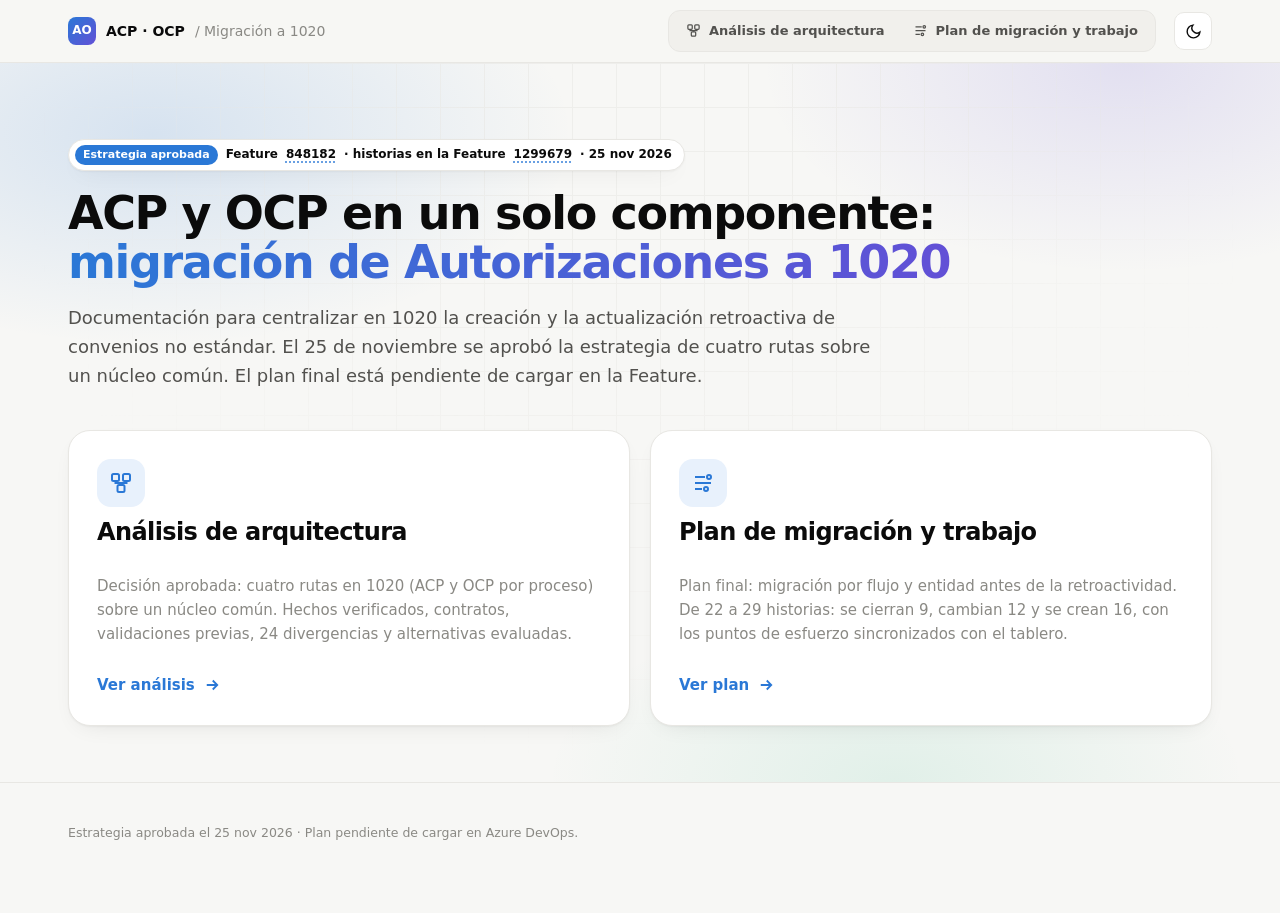
<file: index.html>
<!DOCTYPE html>
<html lang="es">
<head>
<meta charset="utf-8">
<meta name="viewport" content="width=device-width, initial-scale=1">
<title>ACP · OCP — Migración de Autorizaciones a 1020</title>
<meta name="description" content="Análisis de arquitectura y plan de trabajo para centralizar ACP y OCP en el componente 1020.">
<meta name="robots" content="noindex, nofollow">
<meta name="theme-color" content="#2a78d6">
<link rel="icon" href="assets/img/favicon.svg?v=dd98e9fa86" type="image/svg+xml">
<link rel="stylesheet" href="assets/css/styles.css?v=3dfd5be554">
<script>(function(){var s=localStorage.getItem("acp-theme");document.documentElement.dataset.theme=s||(matchMedia("(prefers-color-scheme: dark)").matches?"dark":"light")})();</script>
</head>
<body>
<a class="skip" href="#contenido">Saltar al contenido</a>
<div id="tip" role="tooltip"></div>
<header class="topbar"><div class="wrap">
  <a class="brand" href="./" aria-label="Inicio"><span class="mark" aria-hidden="true">AO</span>ACP · OCP <span class="muted" style="font-weight:500">/ Migración a 1020</span></a>
  <nav class="switch">
    <a href="arquitectura/"><svg viewBox="0 0 24 24" fill="none" stroke="currentColor" stroke-width="2"><rect x="3" y="3" width="7" height="7" rx="1.5"/><rect x="14" y="3" width="7" height="7" rx="1.5"/><rect x="8.5" y="14" width="7" height="7" rx="1.5"/><path d="M6.5 10v2h11v-2M12 12v2"/></svg><span>Análisis de arquitectura</span></a>
    <a href="plan/"><svg viewBox="0 0 24 24" fill="none" stroke="currentColor" stroke-width="2"><path d="M4 6h10M4 12h16M4 18h7"/><circle cx="18" cy="6" r="2"/><circle cx="15" cy="18" r="2"/></svg><span>Plan de migración y trabajo</span></a>
  </nav>
  <button class="theme" id="theme" aria-label="Cambiar tema"><svg viewBox="0 0 24 24" fill="none" stroke="currentColor" stroke-width="2"><path d="M21 12.8A9 9 0 1 1 11.2 3a7 7 0 0 0 9.8 9.8z"/></svg></button>
</div></header>
<main id="contenido">
<header class="hero"><div class="wrap">
  <span class="badge"><b>Estrategia aprobada</b>Feature 848182 · historias en la Feature 1299679 · 25 nov 2026</span>
  <h1>ACP y OCP en un solo componente: <em>migración de Autorizaciones a 1020</em></h1>
  <p class="lead">Documentación para centralizar en 1020 la creación y la actualización retroactiva de convenios no estándar. El 25 de noviembre se aprobó la estrategia de cuatro rutas sobre un núcleo común. El plan final está pendiente de cargar en la Feature.</p>
  <div class="home-cards">
    <a class="home-card" href="arquitectura/">
      <span class="ico"><svg viewBox="0 0 24 24" fill="none" stroke="currentColor" stroke-width="2" aria-hidden="true"><rect x="3" y="3" width="7" height="7" rx="1.5"/><rect x="14" y="3" width="7" height="7" rx="1.5"/><rect x="8.5" y="14" width="7" height="7" rx="1.5"/><path d="M6.5 10v2h11v-2M12 12v2"/></svg></span>
      <h2>Análisis de arquitectura</h2>
      <p class="muted">Decisión aprobada: cuatro rutas en 1020 (ACP y OCP por proceso) sobre un núcleo común. Hechos verificados, contratos, validaciones previas, 24 divergencias y alternativas evaluadas.</p>
      <span class="go">Ver análisis <svg width="18" height="18" viewBox="0 0 24 24" fill="none" stroke="currentColor" stroke-width="2.4" aria-hidden="true"><path d="M5 12h14M13 6l6 6-6 6"/></svg></span>
    </a>
    <a class="home-card" href="plan/">
      <span class="ico"><svg viewBox="0 0 24 24" fill="none" stroke="currentColor" stroke-width="2" aria-hidden="true"><path d="M4 6h10M4 12h16M4 18h7"/><circle cx="18" cy="6" r="2"/><circle cx="15" cy="18" r="2"/></svg></span>
      <h2>Plan de migración y trabajo</h2>
      <p class="muted">Plan final: migración por flujo y entidad antes de la retroactividad. De 22 a 29 historias: se cierran 9, cambian 12 y se crean 16, con los puntos de esfuerzo sincronizados con el tablero.</p>
      <span class="go">Ver plan <svg width="18" height="18" viewBox="0 0 24 24" fill="none" stroke="currentColor" stroke-width="2.4" aria-hidden="true"><path d="M5 12h14M13 6l6 6-6 6"/></svg></span>
    </a>
  </div>
</div></header>
</main>
<footer><div class="wrap">Estrategia aprobada el 25 nov 2026 · Plan pendiente de cargar en Azure DevOps.</div></footer>
<script src="assets/js/common.js?v=2730612cad" defer></script>
</body>
</html>
</file>
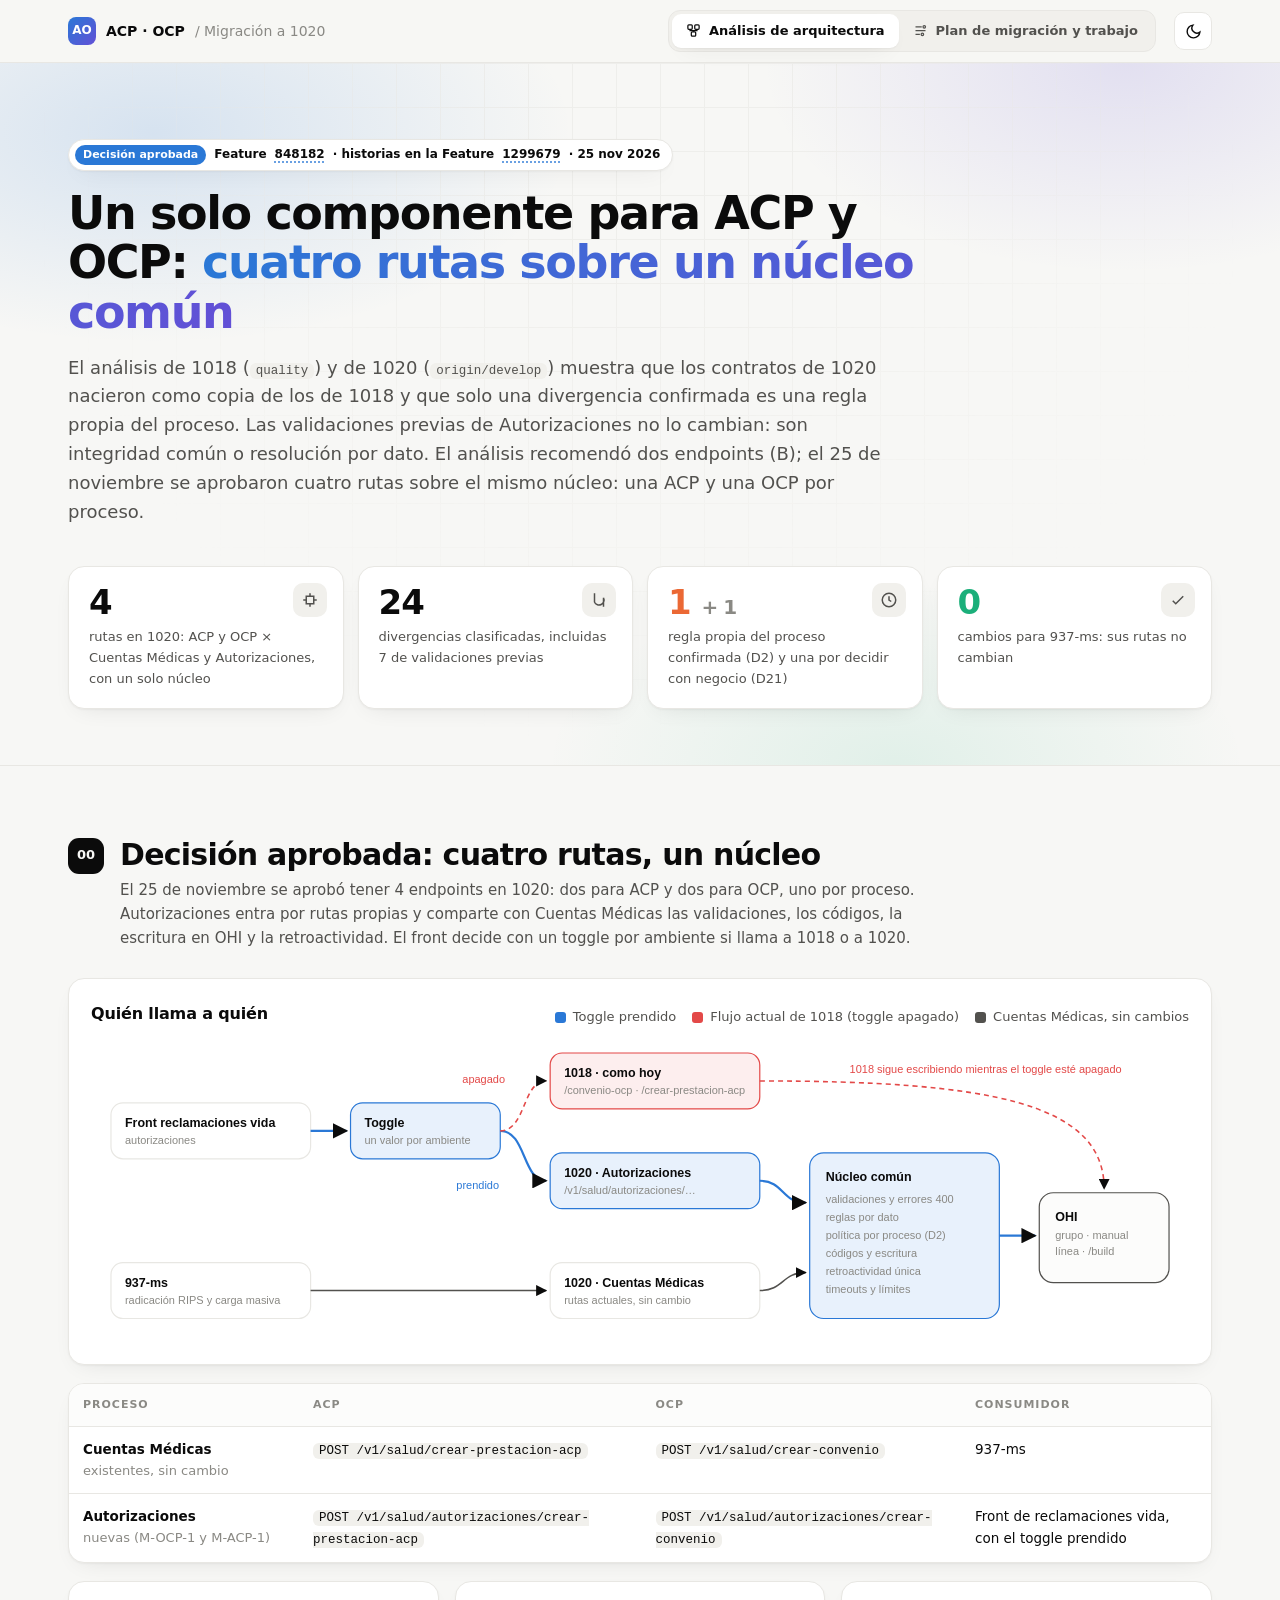
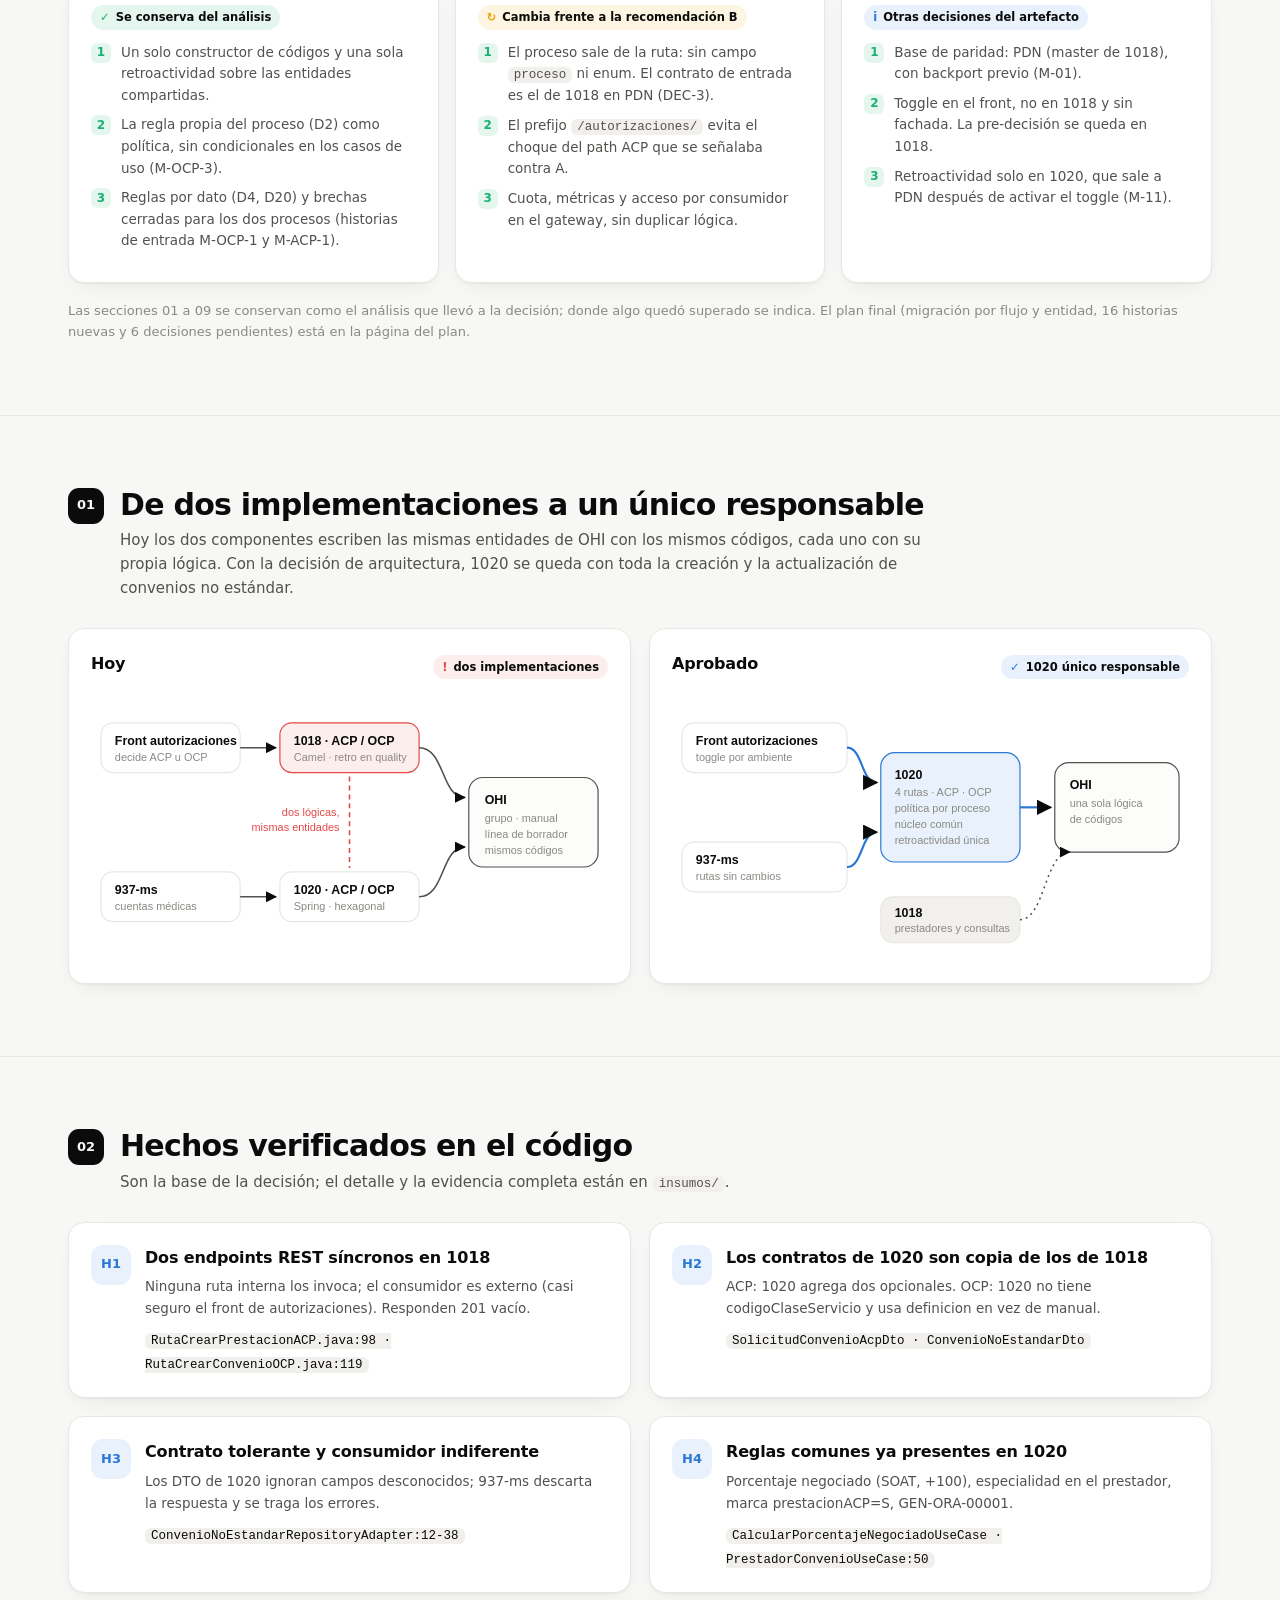
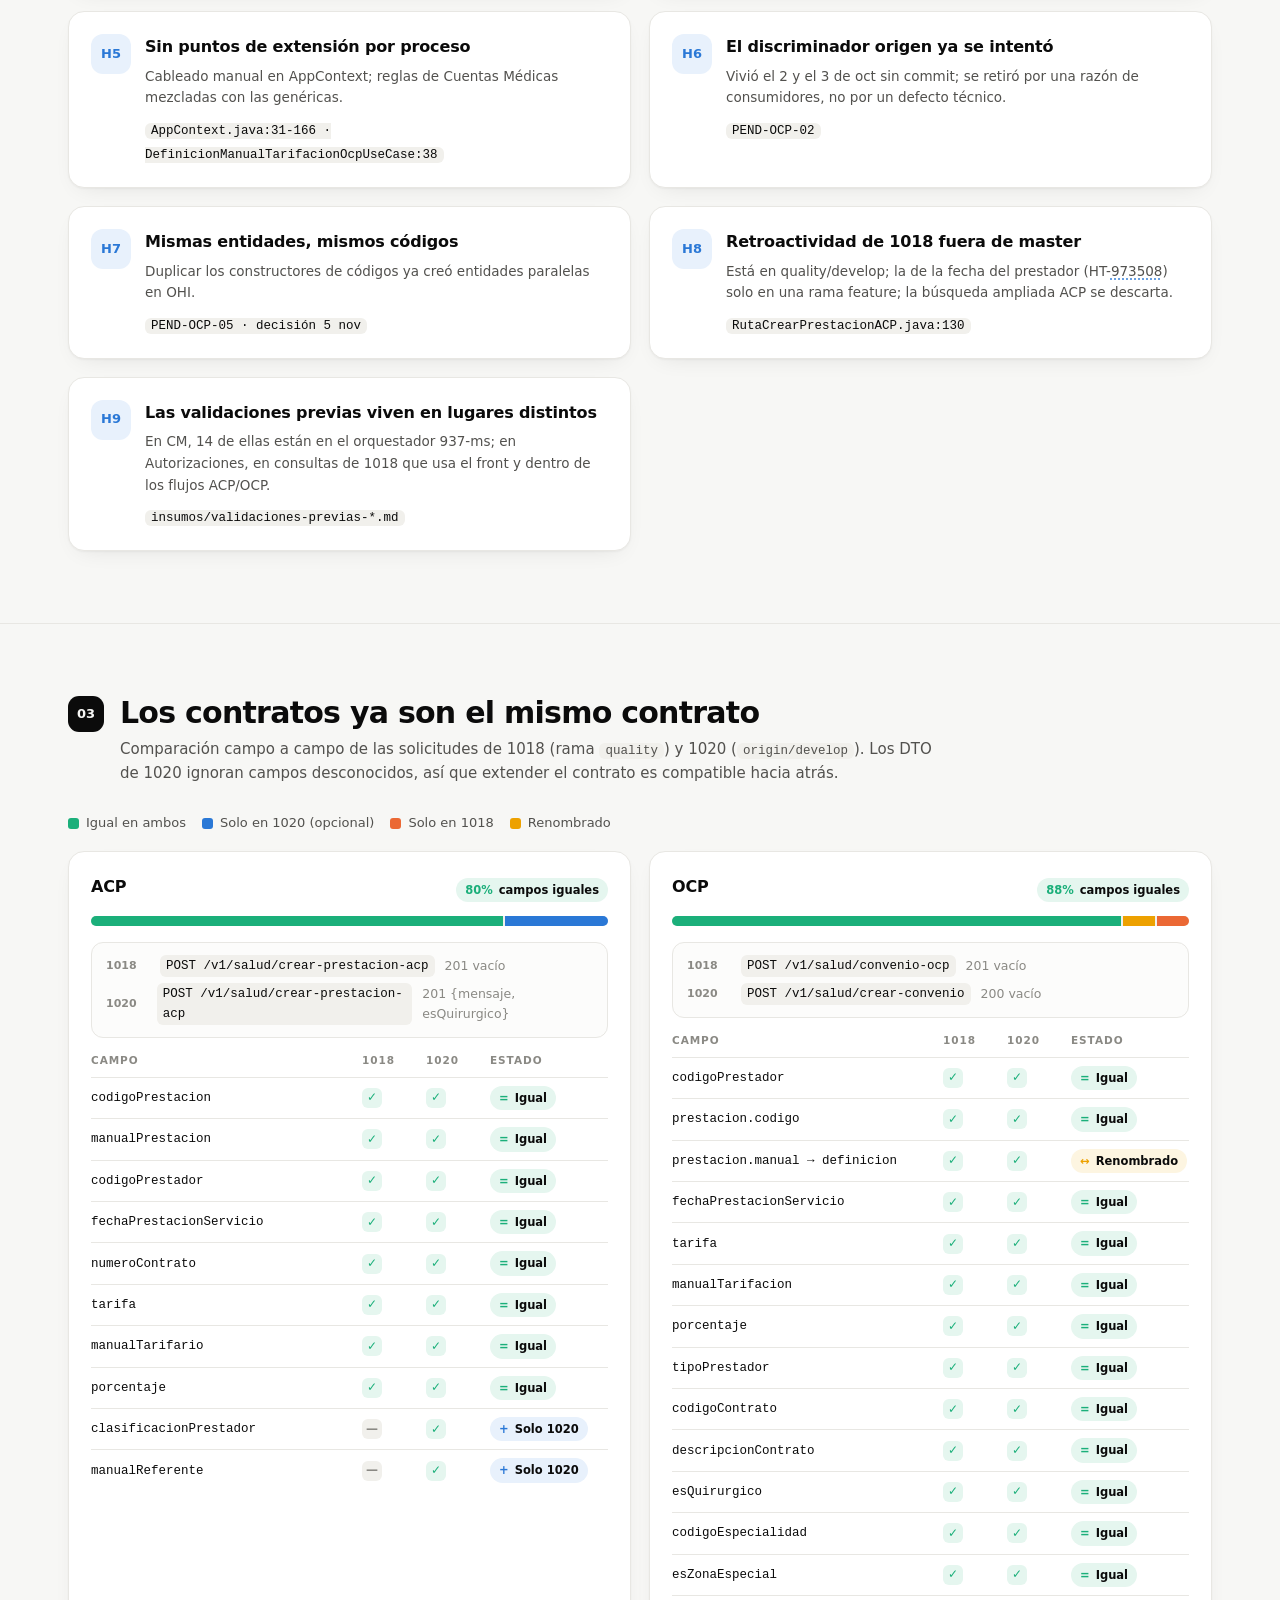
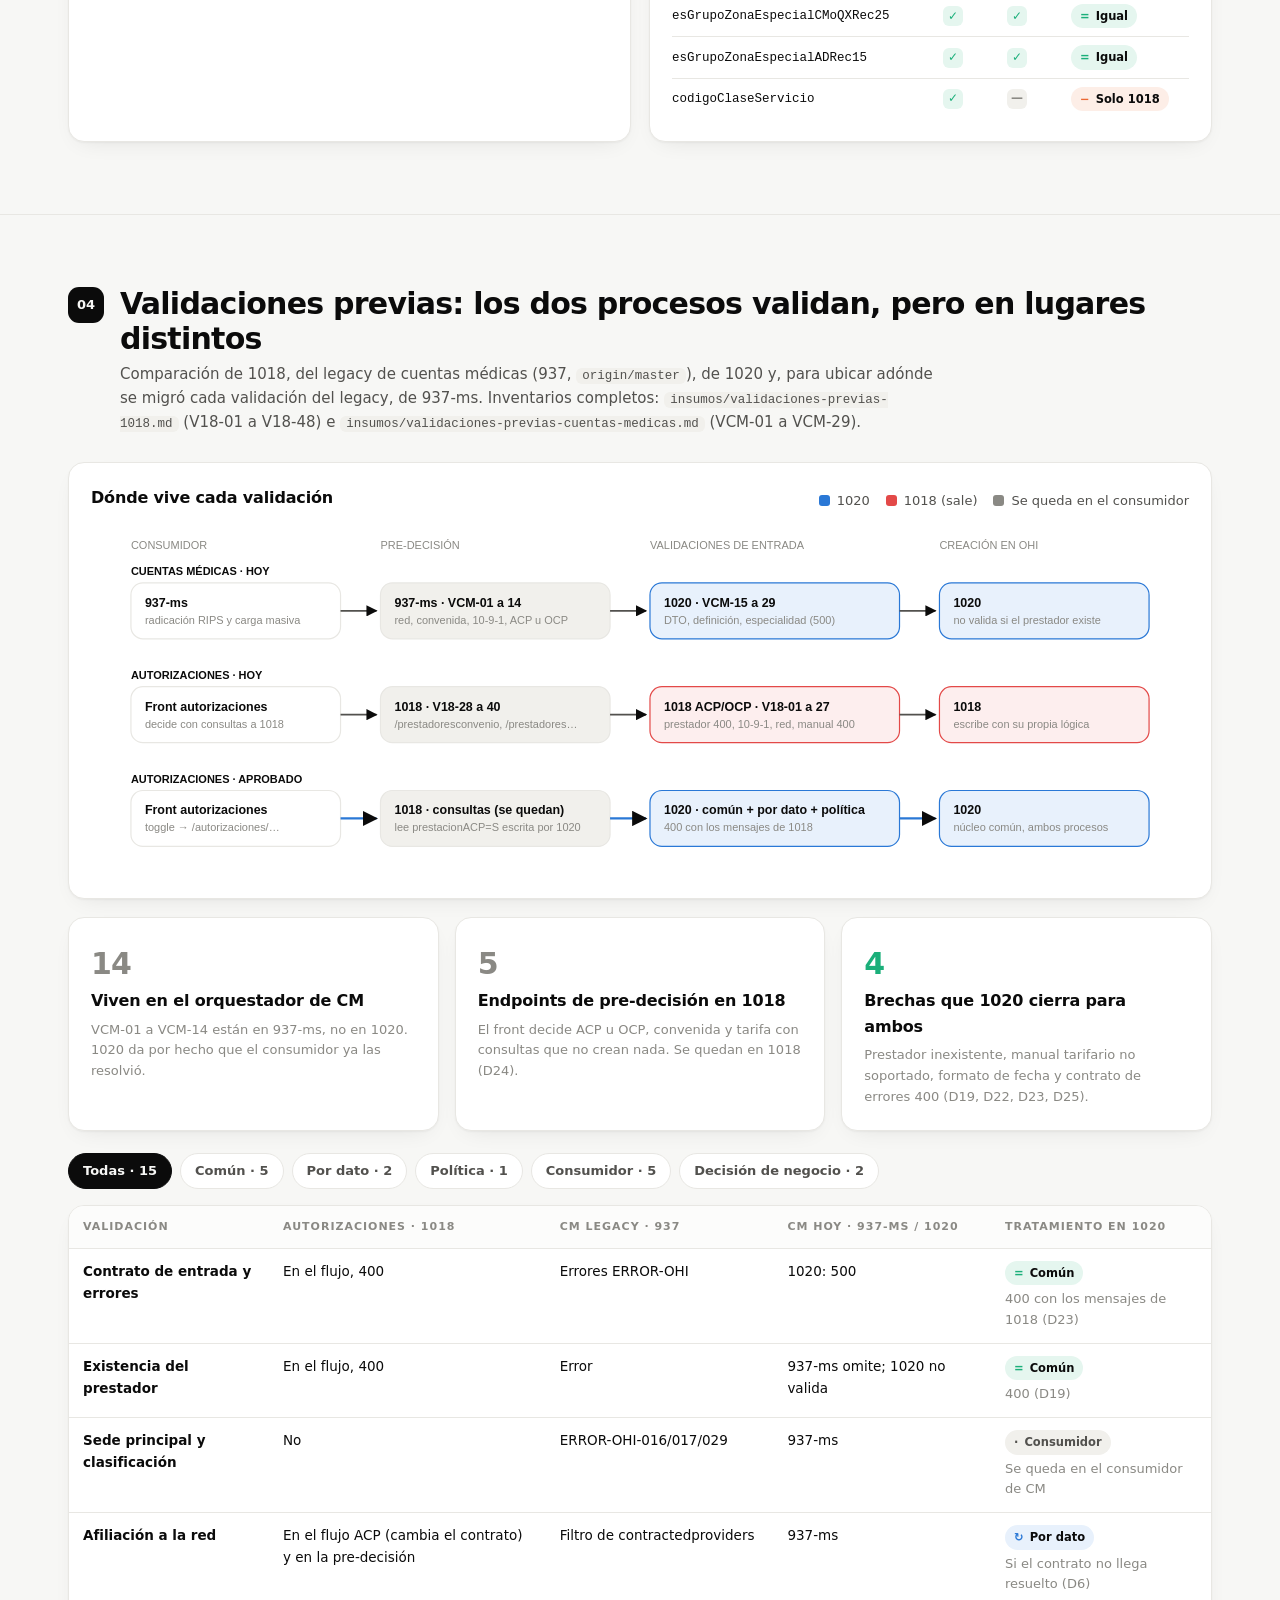
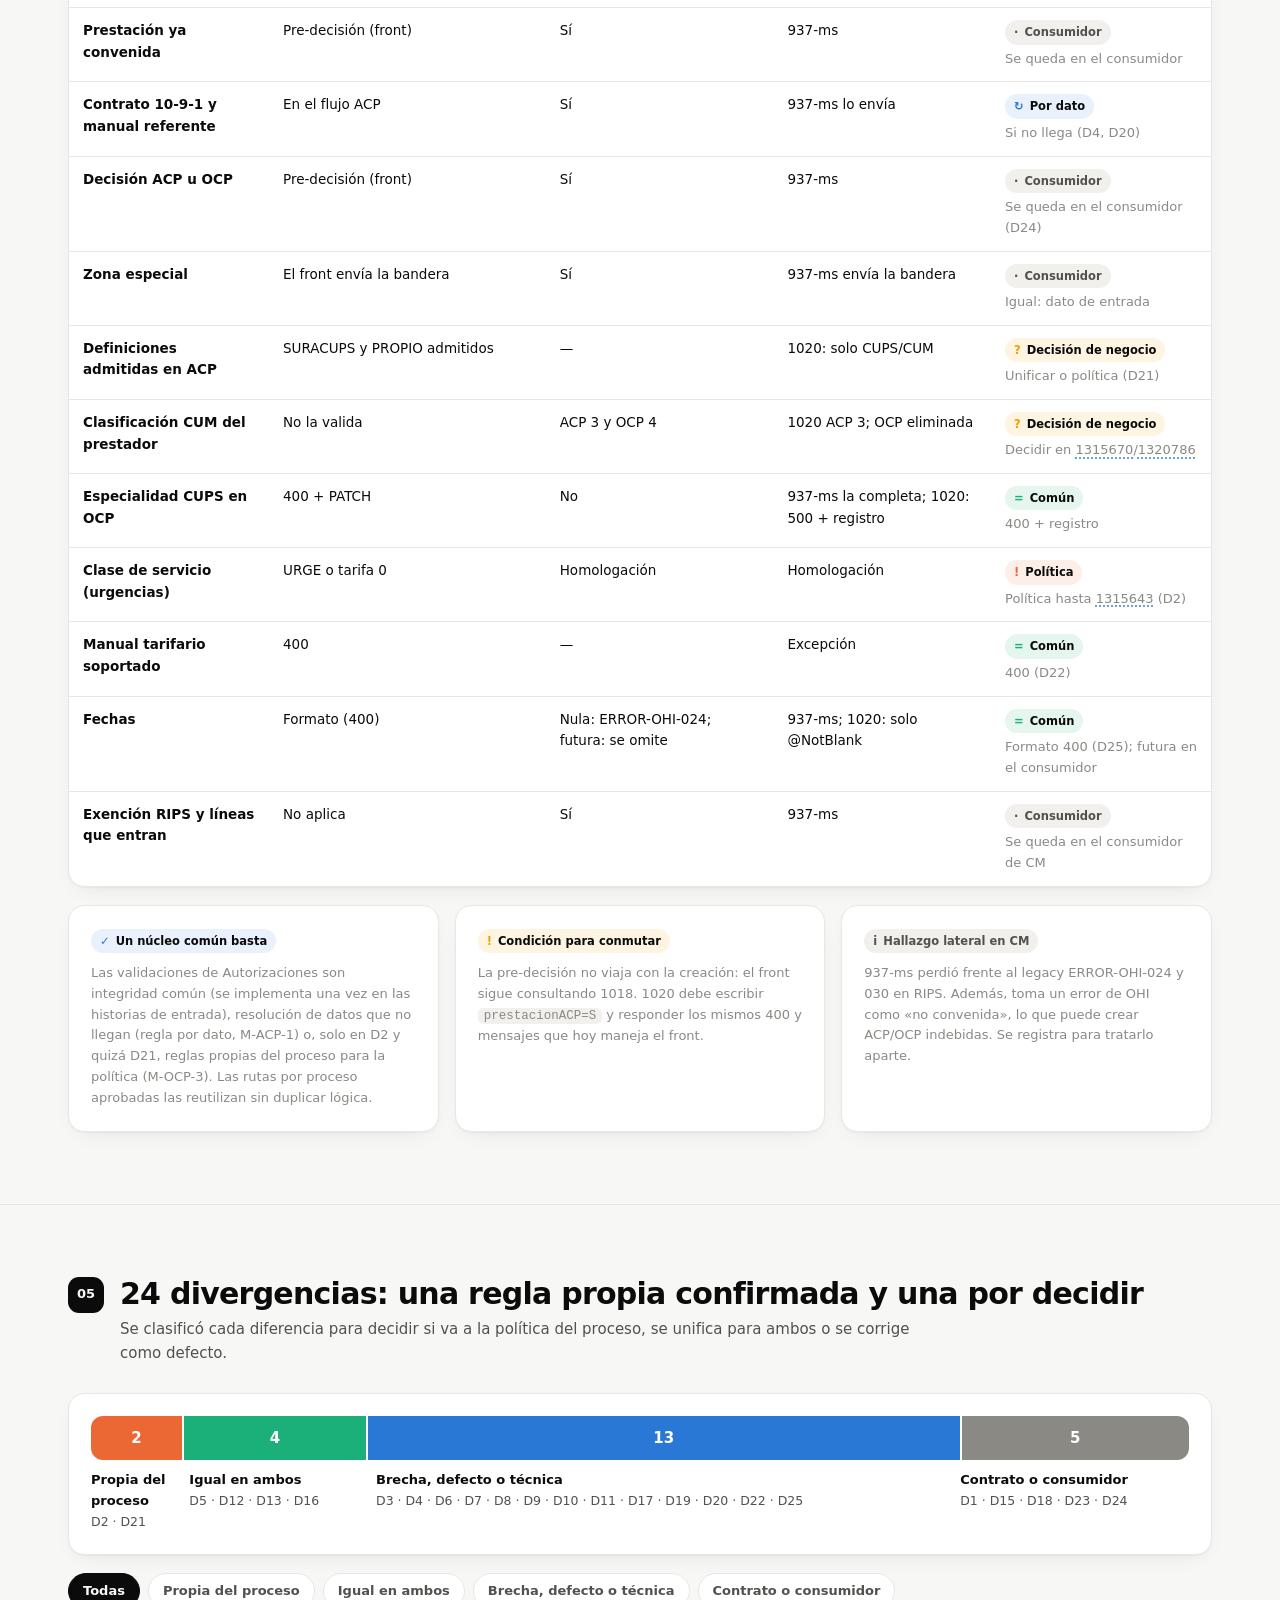
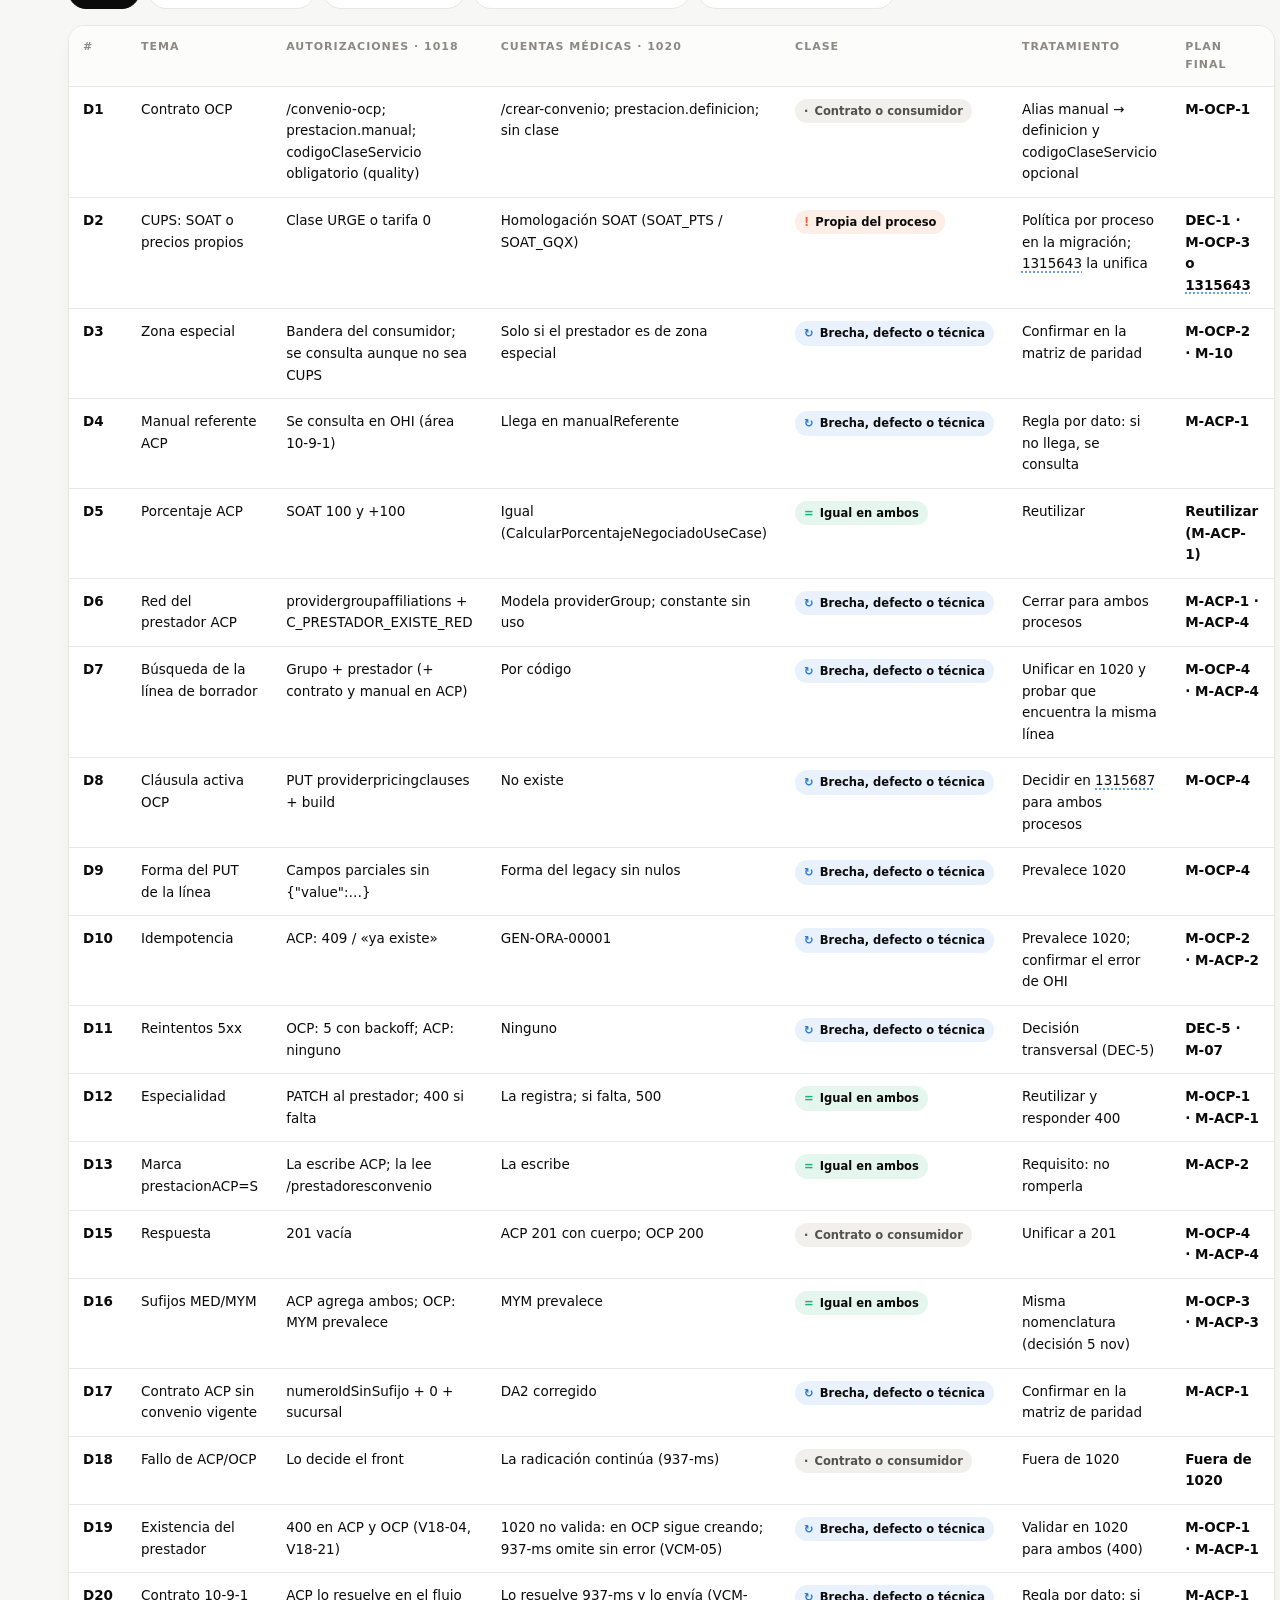
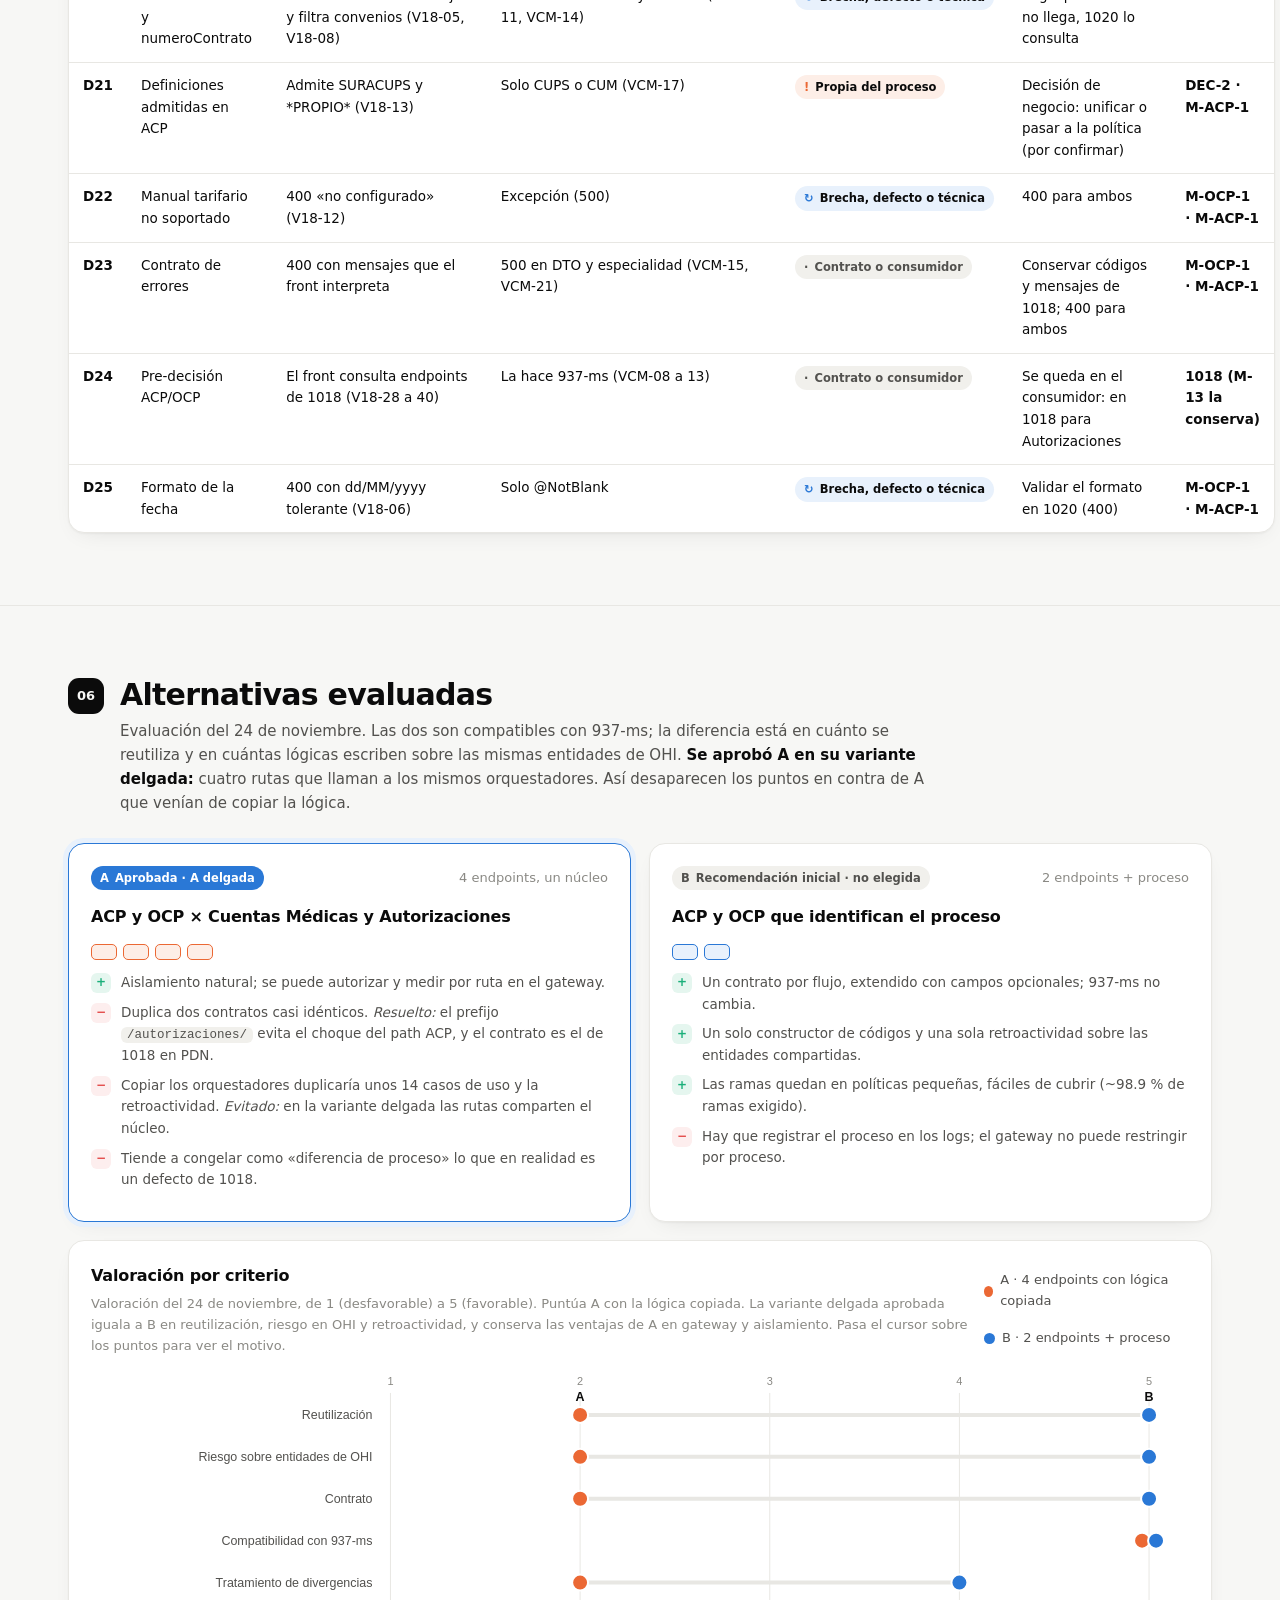
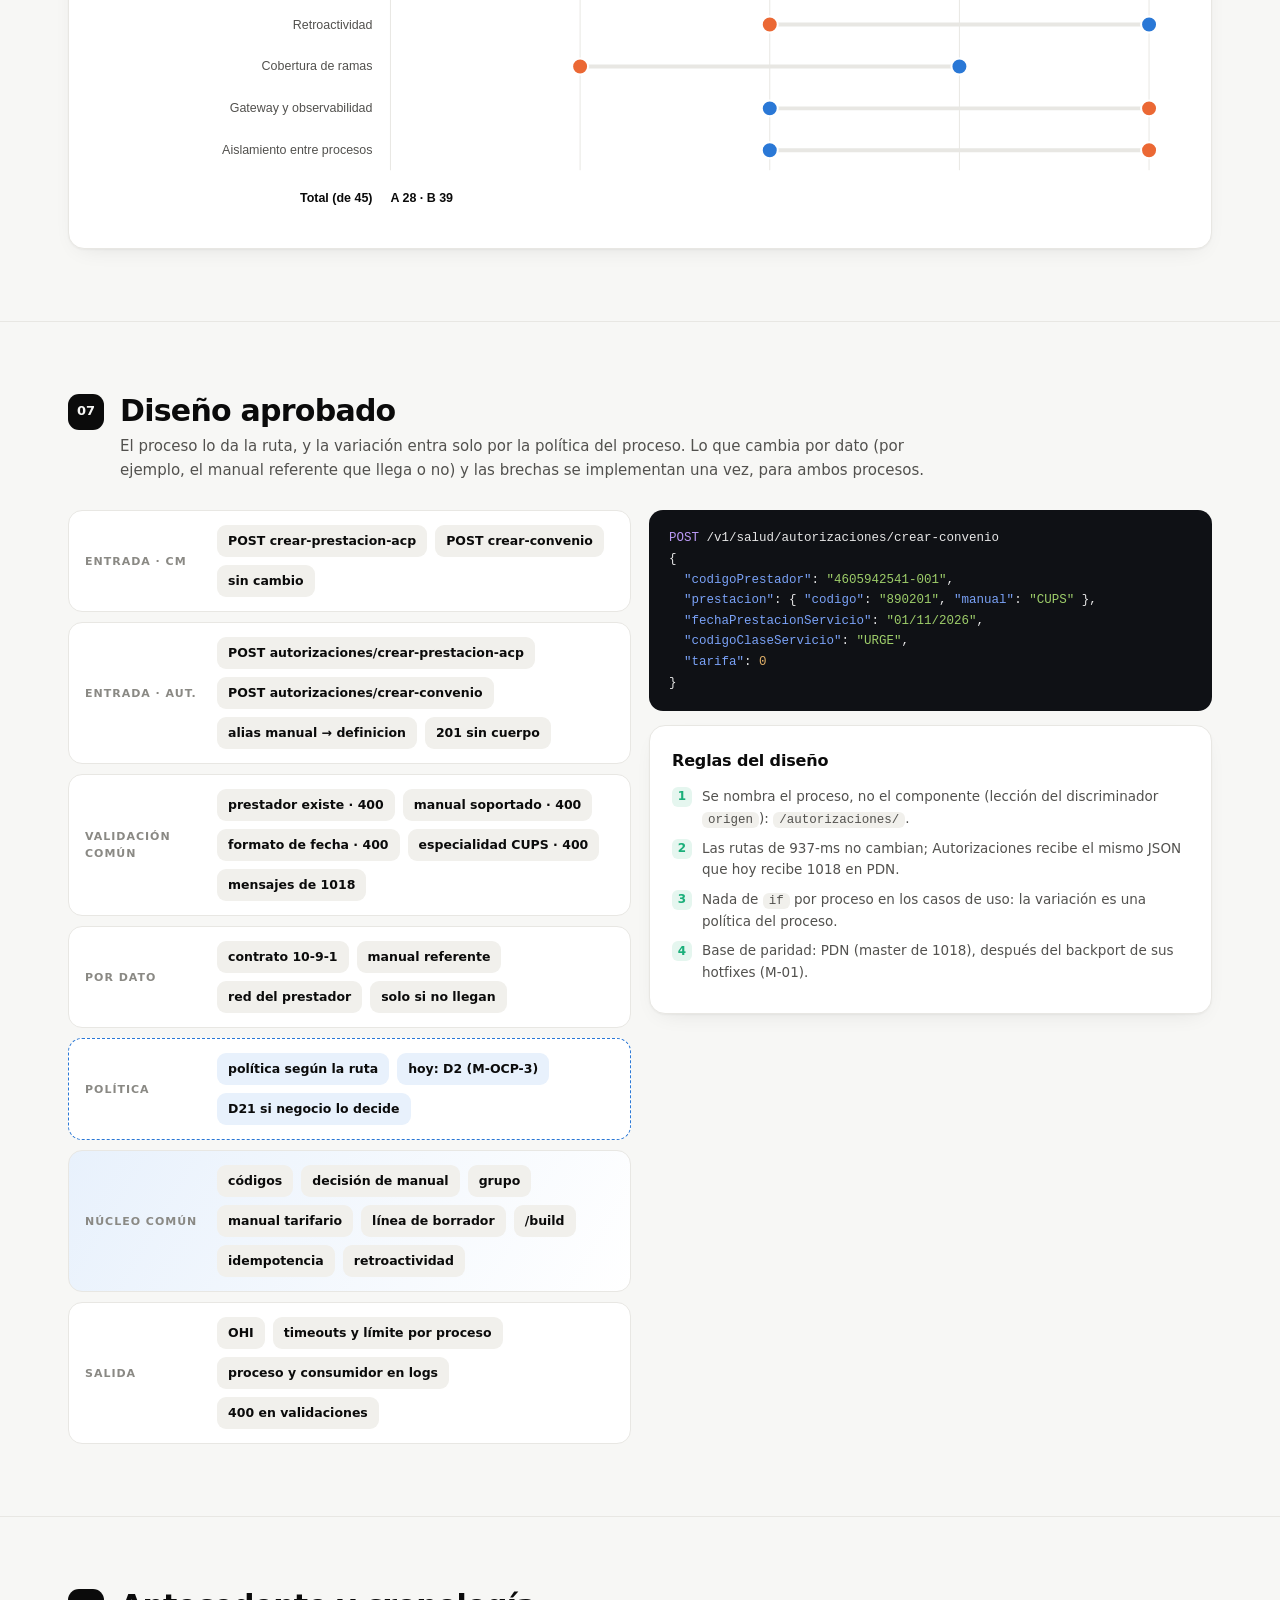
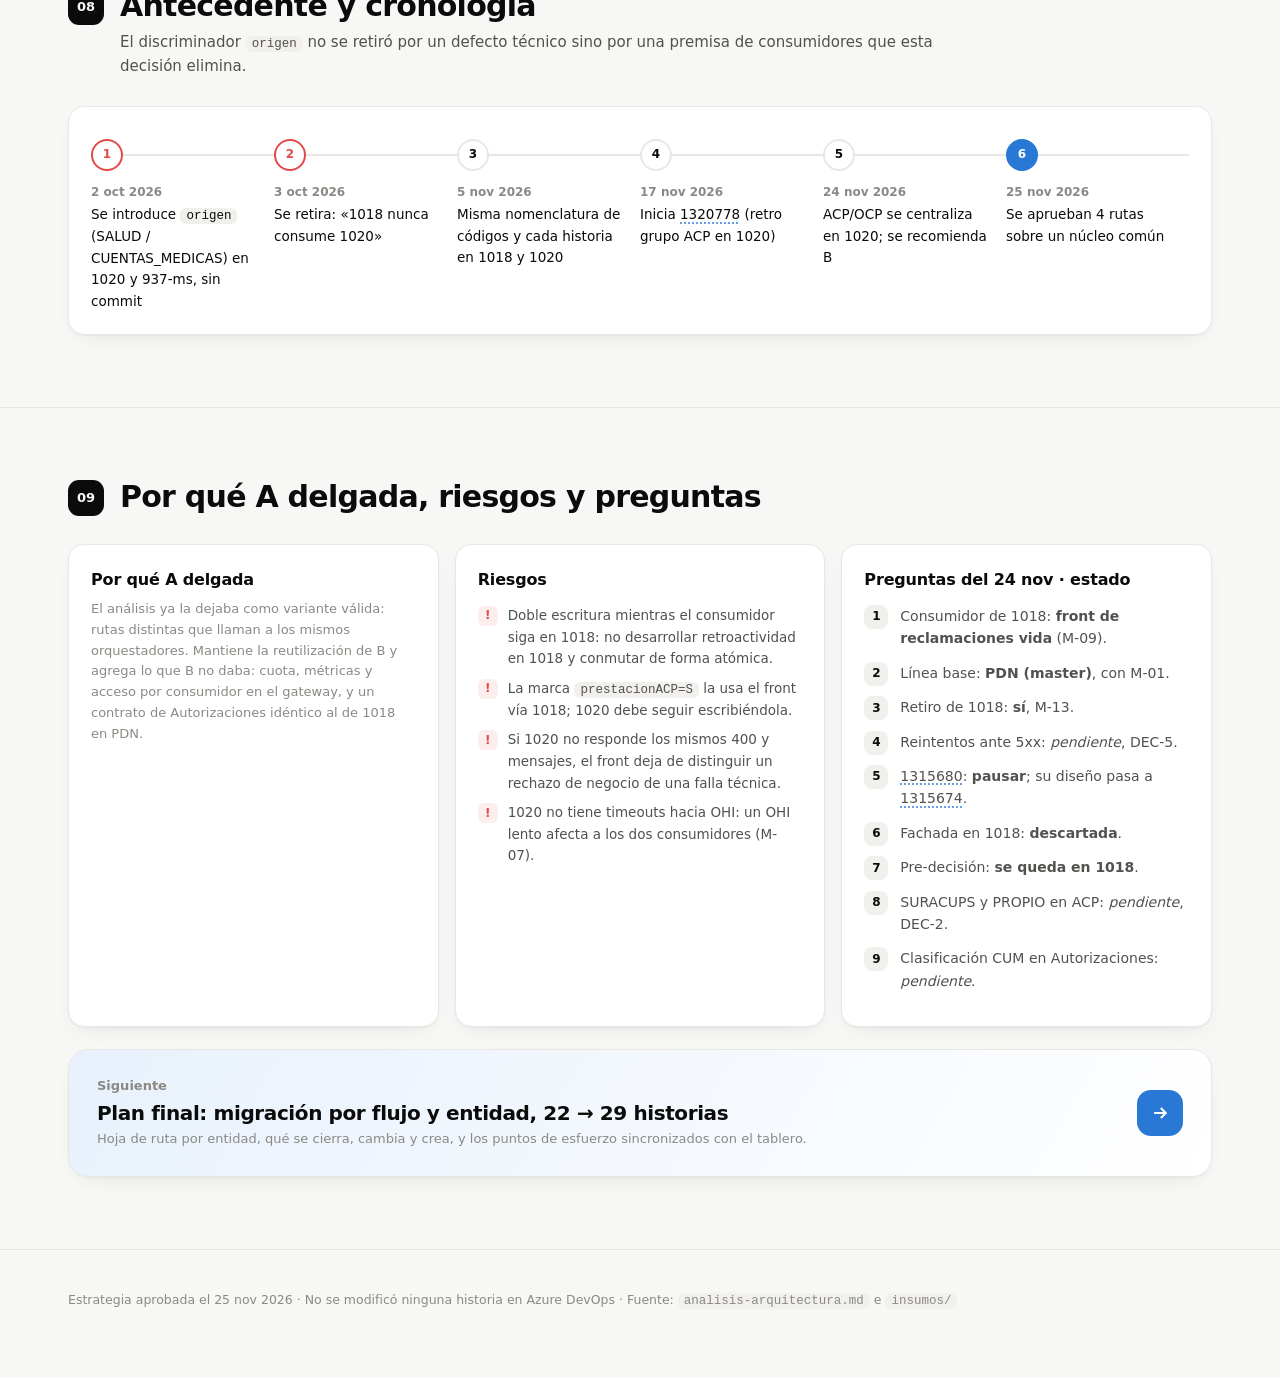
<file: arquitectura/index.html>
<!DOCTYPE html>
<html lang="es">
<head>
<meta charset="utf-8">
<meta name="viewport" content="width=device-width, initial-scale=1">
<title>Análisis de arquitectura · Migración ACP/OCP a 1020</title>
<meta name="description" content="Análisis de arquitectura para centralizar en 1020 la creación de convenios ACP y OCP de Autorizaciones y Cuentas Médicas.">
<meta name="robots" content="noindex, nofollow">
<meta name="theme-color" content="#2a78d6">
<link rel="icon" href="../assets/img/favicon.svg?v=dd98e9fa86" type="image/svg+xml">
<link rel="stylesheet" href="../assets/css/styles.css?v=3dfd5be554">
<script>(function(){var s=localStorage.getItem("acp-theme");document.documentElement.dataset.theme=s||(matchMedia("(prefers-color-scheme: dark)").matches?"dark":"light")})();</script>
</head>
<body>
<a class="skip" href="#contenido">Saltar al contenido</a>
<div id="tip" role="tooltip"></div>

<header class="topbar"><div class="wrap">
  <a class="brand" href="../" aria-label="Inicio"><span class="mark" aria-hidden="true">AO</span>ACP · OCP <span class="muted" style="font-weight:500">/ Migración a 1020</span></a>
  <nav class="switch">
    <a class="on" href="../arquitectura/"><svg viewBox="0 0 24 24" fill="none" stroke="currentColor" stroke-width="2"><rect x="3" y="3" width="7" height="7" rx="1.5"/><rect x="14" y="3" width="7" height="7" rx="1.5"/><rect x="8.5" y="14" width="7" height="7" rx="1.5"/><path d="M6.5 10v2h11v-2M12 12v2"/></svg><span>Análisis de arquitectura</span></a>
    <a href="../plan/"><svg viewBox="0 0 24 24" fill="none" stroke="currentColor" stroke-width="2"><path d="M4 6h10M4 12h16M4 18h7"/><circle cx="18" cy="6" r="2"/><circle cx="15" cy="18" r="2"/></svg><span>Plan de migración y trabajo</span></a>
  </nav>
  <button class="theme" id="theme" aria-label="Cambiar tema"><svg viewBox="0 0 24 24" fill="none" stroke="currentColor" stroke-width="2"><path d="M21 12.8A9 9 0 1 1 11.2 3a7 7 0 0 0 9.8 9.8z"/></svg></button>
</div></header>

<main id="contenido">
<header class="hero"><div class="wrap">
  <span class="badge"><b>Decisión aprobada</b>Feature 848182 · historias en la Feature 1299679 · 25 nov 2026</span>
  <h1>Un solo componente para ACP y OCP: <em>cuatro rutas sobre un núcleo común</em></h1>
  <p class="lead">El análisis de 1018 (<code>quality</code>) y de 1020 (<code>origin/develop</code>) muestra que los contratos de 1020 nacieron como copia de los de 1018 y que solo una divergencia confirmada es una regla propia del proceso. Las validaciones previas de Autorizaciones no lo cambian: son integridad común o resolución por dato. El análisis recomendó dos endpoints (B); el 25 de noviembre se aprobaron cuatro rutas sobre el mismo núcleo: una ACP y una OCP por proceso.</p>
  <div class="kpis">
    <div class="kpi"><div class="ic"><svg viewBox="0 0 24 24" fill="none" stroke="currentColor" stroke-width="2"><path d="M7 7h10v10H7z"/><path d="M3 12h4M17 12h4M12 3v4M12 17v4"/></svg></div><div class="n">4</div><div class="l">rutas en 1020: ACP y OCP × Cuentas Médicas y Autorizaciones, con un solo núcleo</div></div>
    <div class="kpi"><div class="ic"><svg viewBox="0 0 24 24" fill="none" stroke="currentColor" stroke-width="2"><path d="M6 3v12M18 9v12M6 15a6 6 0 0 0 12-6"/></svg></div><div class="n">24</div><div class="l">divergencias clasificadas, incluidas 7 de validaciones previas</div></div>
    <div class="kpi"><div class="ic"><svg viewBox="0 0 24 24" fill="none" stroke="currentColor" stroke-width="2"><circle cx="12" cy="12" r="9"/><path d="M12 7v5l3 2"/></svg></div><div class="n" style="color:var(--alt)">1 <span class="muted" style="font-size:20px;font-weight:600">+ 1</span></div><div class="l">regla propia del proceso confirmada (D2) y una por decidir con negocio (D21)</div></div>
    <div class="kpi"><div class="ic"><svg viewBox="0 0 24 24" fill="none" stroke="currentColor" stroke-width="2"><path d="M5 13l4 4L19 7"/></svg></div><div class="n" style="color:var(--new)">0</div><div class="l">cambios para 937-ms: sus rutas no cambian</div></div>
  </div>
</div></header>

<section id="aprobada"><div class="wrap">
  <div class="sh"><span class="num">00</span><div><h2>Decisión aprobada: cuatro rutas, un núcleo</h2><p class="sub">El 25 de noviembre se aprobó tener 4 endpoints en 1020: dos para ACP y dos para OCP, uno por proceso. Autorizaciones entra por rutas propias y comparte con Cuentas Médicas las validaciones, los códigos, la escritura en OHI y la retroactividad. El front decide con un toggle por ambiente si llama a 1018 o a 1020.</p></div></div>
  <div class="card" style="margin-bottom:18px">
    <div class="panel-h"><h3>Quién llama a quién</h3><div class="legend"><span><span class="sw" style="background:var(--accent)"></span>Toggle prendido</span><span><span class="sw" style="background:var(--del)"></span>Flujo actual de 1018 (toggle apagado)</span><span><span class="sw" style="background:var(--ink-2)"></span>Cuentas Médicas, sin cambios</span></div></div>
    <svg class="dia" viewBox="0 0 1100 300" role="img" aria-label="Arquitectura objetivo con cuatro rutas en 1020">
      <defs><marker id="ar0" viewBox="0 0 10 10" refX="9" refY="5" markerWidth="7" markerHeight="7" orient="auto"><path d="M0 0L10 5L0 10z" fill="currentColor"/></marker></defs>
      <rect class="box" x="20" y="60" width="200" height="56" rx="12"/><text x="34" y="84">Front reclamaciones vida</text><text class="s" x="34" y="101">autorizaciones</text>
      <rect class="box hl" x="260" y="60" width="150" height="56" rx="12"/><text x="274" y="84">Toggle</text><text class="s" x="274" y="101">un valor por ambiente</text>
      <rect class="box warn" x="460" y="10" width="210" height="56" rx="12"/><text x="474" y="34">1018 · como hoy</text><text class="s" x="474" y="51">/convenio-ocp · /crear-prestacion-acp</text>
      <rect class="box hl" x="460" y="110" width="210" height="56" rx="12"/><text x="474" y="134">1020 · Autorizaciones</text><text class="s" x="474" y="151">/v1/salud/autorizaciones/…</text>
      <rect class="box" x="20" y="220" width="200" height="56" rx="12"/><text x="34" y="244">937-ms</text><text class="s" x="34" y="261">radicación RIPS y carga masiva</text>
      <rect class="box" x="460" y="220" width="210" height="56" rx="12"/><text x="474" y="244">1020 · Cuentas Médicas</text><text class="s" x="474" y="261">rutas actuales, sin cambio</text>
      <rect class="box hl" x="720" y="110" width="190" height="166" rx="14"/><text x="736" y="138">Núcleo común</text><text class="s" x="736" y="160">validaciones y errores 400</text><text class="s" x="736" y="178">reglas por dato</text><text class="s" x="736" y="196">política por proceso (D2)</text><text class="s" x="736" y="214">códigos y escritura</text><text class="s" x="736" y="232">retroactividad única</text><text class="s" x="736" y="250">timeouts y límites</text>
      <rect class="box ohi" x="950" y="150" width="130" height="90" rx="14"/><text x="966" y="178">OHI</text><text class="s" x="966" y="196">grupo · manual</text><text class="s" x="966" y="212">línea · /build</text>
      <g style="color:var(--accent)"><path class="ln acc" d="M220 88H256" marker-end="url(#ar0)"/><path class="ln acc" d="M410 88C436 88 432 138 456 138" marker-end="url(#ar0)"/><path class="ln acc" d="M670 138C694 138 692 160 716 160" marker-end="url(#ar0)"/><path class="ln acc" d="M910 193H946" marker-end="url(#ar0)"/></g>
      <g style="color:var(--del)"><path class="ln red" d="M410 88C436 88 432 38 456 38" marker-end="url(#ar0)"/><path class="ln red" d="M670 38C900 38 1015 60 1015 146" marker-end="url(#ar0)"/></g>
      <g style="color:var(--ink-2)"><path class="ln" d="M220 248H456" marker-end="url(#ar0)"/><path class="ln" d="M670 248C694 248 692 230 716 230" marker-end="url(#ar0)"/></g>
      <text class="s" x="372" y="40" style="fill:var(--del)">apagado</text><text class="s" x="366" y="146" style="fill:var(--accent)">prendido</text>
      <text class="s" x="760" y="30" style="fill:var(--del)">1018 sigue escribiendo mientras el toggle esté apagado</text>
    </svg>
  </div>
  <table class="t" style="margin-bottom:18px"><thead><tr><th style="width:230px">Proceso</th><th>ACP</th><th>OCP</th><th style="width:250px">Consumidor</th></tr></thead><tbody>
    <tr><td><b>Cuentas Médicas</b><div class="muted small">existentes, sin cambio</div></td><td><code>POST /v1/salud/crear-prestacion-acp</code></td><td><code>POST /v1/salud/crear-convenio</code></td><td>937-ms</td></tr>
    <tr><td><b>Autorizaciones</b><div class="muted small">nuevas (M-OCP-1 y M-ACP-1)</div></td><td><code>POST /v1/salud/autorizaciones/crear-prestacion-acp</code></td><td><code>POST /v1/salud/autorizaciones/crear-convenio</code></td><td>Front de reclamaciones vida, con el toggle prendido</td></tr>
  </tbody></table>
  <div class="g3">
    <div class="card"><span class="chip c-new"><i>✓</i>Se conserva del análisis</span><ul class="pc">
      <li class="p"><b>1</b>Un solo constructor de códigos y una sola retroactividad sobre las entidades compartidas.</li>
      <li class="p"><b>2</b>La regla propia del proceso (D2) como política, sin condicionales en los casos de uso (M-OCP-3).</li>
      <li class="p"><b>3</b>Reglas por dato (D4, D20) y brechas cerradas para los dos procesos (historias de entrada M-OCP-1 y M-ACP-1).</li></ul></div>
    <div class="card"><span class="chip c-chg"><i>↻</i>Cambia frente a la recomendación B</span><ul class="pc">
      <li class="p"><b>1</b>El proceso sale de la ruta: sin campo <code>proceso</code> ni enum. El contrato de entrada es el de 1018 en PDN (DEC-3).</li>
      <li class="p"><b>2</b>El prefijo <code>/autorizaciones/</code> evita el choque del path ACP que se señalaba contra A.</li>
      <li class="p"><b>3</b>Cuota, métricas y acceso por consumidor en el gateway, sin duplicar lógica.</li></ul></div>
    <div class="card"><span class="chip c-acc"><i>i</i>Otras decisiones del artefacto</span><ul class="pc">
      <li class="p"><b>1</b>Base de paridad: PDN (master de 1018), con backport previo (M-01).</li>
      <li class="p"><b>2</b>Toggle en el front, no en 1018 y sin fachada. La pre-decisión se queda en 1018.</li>
      <li class="p"><b>3</b>Retroactividad solo en 1020, que sale a PDN después de activar el toggle (M-11).</li></ul></div>
  </div>
  <p class="muted small" style="margin:18px 0 0">Las secciones 01 a 09 se conservan como el análisis que llevó a la decisión; donde algo quedó superado se indica. El plan final (migración por flujo y entidad, 16 historias nuevas y 6 decisiones pendientes) está en la página del plan.</p>
</div></section>

<section id="contexto"><div class="wrap">
  <div class="sh"><span class="num">01</span><div><h2>De dos implementaciones a un único responsable</h2><p class="sub">Hoy los dos componentes escriben las mismas entidades de OHI con los mismos códigos, cada uno con su propia lógica. Con la decisión de arquitectura, 1020 se queda con toda la creación y la actualización de convenios no estándar.</p></div></div>
  <div class="g2">
    <div class="card">
      <div class="panel-h"><h3>Hoy</h3><span class="chip c-del"><i>!</i>dos implementaciones</span></div>
      <svg class="dia" viewBox="0 0 520 270" role="img" aria-label="Situación actual">
        <defs><marker id="ar" viewBox="0 0 10 10" refX="9" refY="5" markerWidth="7" markerHeight="7" orient="auto"><path d="M0 0L10 5L0 10z" fill="currentColor"/></marker></defs>
        <rect class="box" x="10" y="30" width="140" height="50" rx="12"/><text x="24" y="52">Front autorizaciones</text><text class="s" x="24" y="68">decide ACP u OCP</text>
        <rect class="box" x="10" y="180" width="140" height="50" rx="12"/><text x="24" y="202">937-ms</text><text class="s" x="24" y="218">cuentas médicas</text>
        <rect class="box warn" x="190" y="30" width="140" height="50" rx="12"/><text x="204" y="52">1018 · ACP / OCP</text><text class="s" x="204" y="68">Camel · retro en quality</text>
        <rect class="box" x="190" y="180" width="140" height="50" rx="12"/><text x="204" y="202">1020 · ACP / OCP</text><text class="s" x="204" y="218">Spring · hexagonal</text>
        <rect class="box ohi" x="380" y="85" width="130" height="90" rx="14"/><text x="396" y="112">OHI</text><text class="s" x="396" y="130">grupo · manual</text><text class="s" x="396" y="146">línea de borrador</text><text class="s" x="396" y="162">mismos códigos</text>
        <g style="color:var(--ink-2)"><path class="ln" d="M150 55H186" marker-end="url(#ar)"/><path class="ln" d="M150 205H186" marker-end="url(#ar)"/><path class="ln" d="M330 55C356 55 352 105 376 105" marker-end="url(#ar)"/><path class="ln" d="M330 205C356 205 352 155 376 155" marker-end="url(#ar)"/></g>
        <path class="ln red" d="M260 84V176"/><text class="s" x="250" y="124" text-anchor="end" style="fill:var(--del)">dos lógicas,</text><text class="s" x="250" y="139" text-anchor="end" style="fill:var(--del)">mismas entidades</text>
      </svg>
    </div>
    <div class="card">
      <div class="panel-h"><h3>Aprobado</h3><span class="chip c-acc"><i>✓</i>1020 único responsable</span></div>
      <svg class="dia" viewBox="0 0 520 270" role="img" aria-label="Situación propuesta">
        <defs><marker id="ar2" viewBox="0 0 10 10" refX="9" refY="5" markerWidth="7" markerHeight="7" orient="auto"><path d="M0 0L10 5L0 10z" fill="currentColor"/></marker></defs>
        <rect class="box" x="10" y="30" width="166" height="50" rx="12"/><text x="24" y="52">Front autorizaciones</text><text class="s" x="24" y="68">toggle por ambiente</text>
        <rect class="box" x="10" y="150" width="166" height="50" rx="12"/><text x="24" y="172">937-ms</text><text class="s" x="24" y="188">rutas sin cambios</text>
        <rect class="box hl" x="210" y="60" width="140" height="110" rx="14"/><text x="224" y="86">1020</text><text class="s" x="224" y="104">4 rutas · ACP · OCP</text><text class="s" x="224" y="120">política por proceso</text><text class="s" x="224" y="136">núcleo común</text><text class="s" x="224" y="152">retroactividad única</text>
        <rect class="box dim" x="210" y="205" width="140" height="46" rx="12"/><text x="224" y="225">1018</text><text class="s" x="224" y="240">prestadores y consultas</text>
        <rect class="box ohi" x="385" y="70" width="125" height="90" rx="14"/><text x="400" y="97">OHI</text><text class="s" x="400" y="115">una sola lógica</text><text class="s" x="400" y="131">de códigos</text>
        <g style="color:var(--accent)"><path class="ln acc" d="M176 55C192 55 190 90 206 90" marker-end="url(#ar2)"/><path class="ln acc" d="M176 175C192 175 190 140 206 140" marker-end="url(#ar2)"/><path class="ln acc" d="M350 115H381" marker-end="url(#ar2)"/></g>
        <g style="color:var(--muted)"><path class="ln dot" d="M350 228C375 228 375 160 400 160" marker-end="url(#ar2)"/></g>
      </svg>
    </div>
  </div>
</div></section>

<section id="hechos"><div class="wrap">
  <div class="sh"><span class="num">02</span><div><h2>Hechos verificados en el código</h2><p class="sub">Son la base de la decisión; el detalle y la evidencia completa están en <code>insumos/</code>.</p></div></div>
  <div class="g2" id="facts"></div>
</div></section>

<section id="contratos"><div class="wrap">
  <div class="sh"><span class="num">03</span><div><h2>Los contratos ya son el mismo contrato</h2><p class="sub">Comparación campo a campo de las solicitudes de 1018 (rama <code>quality</code>) y 1020 (<code>origin/develop</code>). Los DTO de 1020 ignoran campos desconocidos, así que extender el contrato es compatible hacia atrás.</p></div></div>
  <div class="legend" style="margin-bottom:18px"><span><span class="sw" style="background:var(--new)"></span>Igual en ambos</span><span><span class="sw" style="background:var(--accent)"></span>Solo en 1020 (opcional)</span><span><span class="sw" style="background:var(--alt)"></span>Solo en 1018</span><span><span class="sw" style="background:var(--chg)"></span>Renombrado</span></div>
  <div class="g2" id="ctrs"></div>
</div></section>

<section id="validaciones"><div class="wrap">
  <div class="sh"><span class="num">04</span><div><h2>Validaciones previas: los dos procesos validan, pero en lugares distintos</h2><p class="sub">Comparación de 1018, del legacy de cuentas médicas (937, <code>origin/master</code>), de 1020 y, para ubicar adónde se migró cada validación del legacy, de 937-ms. Inventarios completos: <code>insumos/validaciones-previas-1018.md</code> (V18-01 a V18-48) e <code>insumos/validaciones-previas-cuentas-medicas.md</code> (VCM-01 a VCM-29).</p></div></div>
  <div class="card">
    <div class="panel-h"><h3>Dónde vive cada validación</h3><div class="legend"><span><span class="sw" style="background:var(--accent)"></span>1020</span><span><span class="sw" style="background:var(--del)"></span>1018 (sale)</span><span><span class="sw" style="background:var(--keep)"></span>Se queda en el consumidor</span></div></div>
    <svg class="dia lanes" viewBox="0 0 1100 350" role="img" aria-label="Ubicación de las validaciones previas por proceso">
      <defs><marker id="ar3" viewBox="0 0 10 10" refX="9" refY="5" markerWidth="7" markerHeight="7" orient="auto"><path d="M0 0L10 5L0 10z" fill="currentColor"/></marker></defs>
      <text class="s" x="40" y="22">CONSUMIDOR</text><text class="s" x="290" y="22">PRE-DECISIÓN</text><text class="s" x="560" y="22">VALIDACIONES DE ENTRADA</text><text class="s" x="850" y="22">CREACIÓN EN OHI</text>
      <text class="s" x="40" y="48" style="fill:var(--ink);font-weight:700">CUENTAS MÉDICAS · HOY</text>
      <rect class="box" x="40" y="56" width="210" height="56" rx="12"/><text x="54" y="80">937-ms</text><text class="s" x="54" y="97">radicación RIPS y carga masiva</text>
      <rect class="box dim" x="290" y="56" width="230" height="56" rx="12"/><text x="304" y="80">937-ms · VCM-01 a 14</text><text class="s" x="304" y="97">red, convenida, 10-9-1, ACP u OCP</text>
      <rect class="box hl" x="560" y="56" width="250" height="56" rx="12"/><text x="574" y="80">1020 · VCM-15 a 29</text><text class="s" x="574" y="97">DTO, definición, especialidad (500)</text>
      <rect class="box hl" x="850" y="56" width="210" height="56" rx="12"/><text x="864" y="80">1020</text><text class="s" x="864" y="97">no valida si el prestador existe</text>
      <text class="s" x="40" y="152" style="fill:var(--ink);font-weight:700">AUTORIZACIONES · HOY</text>
      <rect class="box" x="40" y="160" width="210" height="56" rx="12"/><text x="54" y="184">Front autorizaciones</text><text class="s" x="54" y="201">decide con consultas a 1018</text>
      <rect class="box dim" x="290" y="160" width="230" height="56" rx="12"/><text x="304" y="184">1018 · V18-28 a 40</text><text class="s" x="304" y="201">/prestadoresconvenio, /prestadores…</text>
      <rect class="box warn" x="560" y="160" width="250" height="56" rx="12"/><text x="574" y="184">1018 ACP/OCP · V18-01 a 27</text><text class="s" x="574" y="201">prestador 400, 10-9-1, red, manual 400</text>
      <rect class="box warn" x="850" y="160" width="210" height="56" rx="12"/><text x="864" y="184">1018</text><text class="s" x="864" y="201">escribe con su propia lógica</text>
      <text class="s" x="40" y="256" style="fill:var(--ink);font-weight:700">AUTORIZACIONES · APROBADO</text>
      <rect class="box" x="40" y="264" width="210" height="56" rx="12"/><text x="54" y="288">Front autorizaciones</text><text class="s" x="54" y="305">toggle → /autorizaciones/…</text>
      <rect class="box dim" x="290" y="264" width="230" height="56" rx="12"/><text x="304" y="288">1018 · consultas (se quedan)</text><text class="s" x="304" y="305">lee prestacionACP=S escrita por 1020</text>
      <rect class="box hl" x="560" y="264" width="250" height="56" rx="12"/><text x="574" y="288">1020 · común + por dato + política</text><text class="s" x="574" y="305">400 con los mensajes de 1018</text>
      <rect class="box hl" x="850" y="264" width="210" height="56" rx="12"/><text x="864" y="288">1020</text><text class="s" x="864" y="305">núcleo común, ambos procesos</text>
      <g style="color:var(--ink-2)">
        <path class="ln" d="M250 84H286" marker-end="url(#ar3)"/><path class="ln" d="M520 84H556" marker-end="url(#ar3)"/><path class="ln" d="M810 84H846" marker-end="url(#ar3)"/>
        <path class="ln" d="M250 188H286" marker-end="url(#ar3)"/><path class="ln" d="M520 188H556" marker-end="url(#ar3)"/><path class="ln" d="M810 188H846" marker-end="url(#ar3)"/>
      </g>
      <g style="color:var(--accent)"><path class="ln acc" d="M250 292H286" marker-end="url(#ar3)"/><path class="ln acc" d="M520 292H556" marker-end="url(#ar3)"/><path class="ln acc" d="M810 292H846" marker-end="url(#ar3)"/></g>
    </svg>
  </div>
  <div class="g3" style="margin-top:18px">
    <div class="card"><div style="font-size:30px;font-weight:750;letter-spacing:-.03em;color:var(--keep)">14</div><h3>Viven en el orquestador de CM</h3><p class="muted small" style="margin:4px 0 0">VCM-01 a VCM-14 están en 937-ms, no en 1020. 1020 da por hecho que el consumidor ya las resolvió.</p></div>
    <div class="card"><div style="font-size:30px;font-weight:750;letter-spacing:-.03em;color:var(--keep)">5</div><h3>Endpoints de pre-decisión en 1018</h3><p class="muted small" style="margin:4px 0 0">El front decide ACP u OCP, convenida y tarifa con consultas que no crean nada. Se quedan en 1018 (D24).</p></div>
    <div class="card"><div style="font-size:30px;font-weight:750;letter-spacing:-.03em;color:var(--new)">4</div><h3>Brechas que 1020 cierra para ambos</h3><p class="muted small" style="margin:4px 0 0">Prestador inexistente, manual tarifario no soportado, formato de fecha y contrato de errores 400 (D19, D22, D23, D25).</p></div>
  </div>
  <div class="filters" id="vfil" style="margin-top:22px"></div>
  <table class="t"><thead><tr><th style="width:200px">Validación</th><th>Autorizaciones · 1018</th><th>CM legacy · 937</th><th>CM hoy · 937-ms / 1020</th><th style="width:220px">Tratamiento en 1020</th></tr></thead><tbody id="vtab"></tbody></table>
  <div class="g3" style="margin-top:18px">
    <div class="card"><span class="chip c-acc"><i>✓</i>Un núcleo común basta</span><p class="muted small" style="margin:10px 0 0">Las validaciones de Autorizaciones son integridad común (se implementa una vez en las historias de entrada), resolución de datos que no llegan (regla por dato, M-ACP-1) o, solo en D2 y quizá D21, reglas propias del proceso para la política (M-OCP-3). Las rutas por proceso aprobadas las reutilizan sin duplicar lógica.</p></div>
    <div class="card"><span class="chip c-chg"><i>!</i>Condición para conmutar</span><p class="muted small" style="margin:10px 0 0">La pre-decisión no viaja con la creación: el front sigue consultando 1018. 1020 debe escribir <code>prestacionACP=S</code> y responder los mismos 400 y mensajes que hoy maneja el front.</p></div>
    <div class="card"><span class="chip c-keep"><i>i</i>Hallazgo lateral en CM</span><p class="muted small" style="margin:10px 0 0">937-ms perdió frente al legacy ERROR-OHI-024 y 030 en RIPS. Además, toma un error de OHI como «no convenida», lo que puede crear ACP/OCP indebidas. Se registra para tratarlo aparte.</p></div>
  </div>
</div></section>

<section id="divergencias"><div class="wrap">
  <div class="sh"><span class="num">05</span><div><h2>24 divergencias: una regla propia confirmada y una por decidir</h2><p class="sub">Se clasificó cada diferencia para decidir si va a la política del proceso, se unifica para ambos o se corrige como defecto.</p></div></div>
  <div class="card" style="margin-bottom:18px">
    <div class="seg" id="seg"></div>
    <div class="seglab" id="seglab"></div>
  </div>
  <div class="filters" id="dfil"></div>
  <table class="t"><thead><tr><th style="width:56px">#</th><th style="width:170px">Tema</th><th>Autorizaciones · 1018</th><th>Cuentas Médicas · 1020</th><th style="width:150px">Clase</th><th>Tratamiento</th><th style="width:120px">Plan final</th></tr></thead><tbody id="dtab"></tbody></table>
</div></section>

<section id="alternativas"><div class="wrap">
  <div class="sh"><span class="num">06</span><div><h2>Alternativas evaluadas</h2><p class="sub">Evaluación del 24 de noviembre. Las dos son compatibles con 937-ms; la diferencia está en cuánto se reutiliza y en cuántas lógicas escriben sobre las mismas entidades de OHI. <b style="color:var(--ink)">Se aprobó A en su variante delgada:</b> cuatro rutas que llaman a los mismos orquestadores. Así desaparecen los puntos en contra de A que venían de copiar la lógica.</p></div></div>
  <div class="g2">
    <div class="card opt win">
      <div class="ttl"><span class="chip" style="background:var(--accent);color:#fff"><i>A</i>Aprobada · A delgada</span><span class="muted small">4 endpoints, un núcleo</span></div>
      <h3>ACP y OCP × Cuentas Médicas y Autorizaciones</h3>
      <div class="mini"><span class="a"></span><span class="a"></span><span class="a"></span><span class="a"></span></div>
      <ul class="pc">
        <li class="p"><b>+</b>Aislamiento natural; se puede autorizar y medir por ruta en el gateway.</li>
        <li class="c"><b>−</b>Duplica dos contratos casi idénticos. <i>Resuelto:</i> el prefijo <code>/autorizaciones/</code> evita el choque del path ACP, y el contrato es el de 1018 en PDN.</li>
        <li class="c"><b>−</b>Copiar los orquestadores duplicaría unos 14 casos de uso y la retroactividad. <i>Evitado:</i> en la variante delgada las rutas comparten el núcleo.</li>
        <li class="c"><b>−</b>Tiende a congelar como «diferencia de proceso» lo que en realidad es un defecto de 1018.</li>
      </ul>
    </div>
    <div class="card opt">
      <div class="ttl"><span class="chip c-keep"><i>B</i>Recomendación inicial · no elegida</span><span class="muted small">2 endpoints + proceso</span></div>
      <h3>ACP y OCP que identifican el proceso</h3>
      <div class="mini"><span class="b"></span><span class="b"></span></div>
      <ul class="pc">
        <li class="p"><b>+</b>Un contrato por flujo, extendido con campos opcionales; 937-ms no cambia.</li>
        <li class="p"><b>+</b>Un solo constructor de códigos y una sola retroactividad sobre las entidades compartidas.</li>
        <li class="p"><b>+</b>Las ramas quedan en políticas pequeñas, fáciles de cubrir (~98.9 % de ramas exigido).</li>
        <li class="c"><b>−</b>Hay que registrar el proceso en los logs; el gateway no puede restringir por proceso.</li>
      </ul>
    </div>
  </div>
  <div class="card" style="margin-top:18px">
    <div class="panel-h"><div><h3>Valoración por criterio</h3><div class="muted small">Valoración del 24 de noviembre, de 1 (desfavorable) a 5 (favorable). Puntúa A con la lógica copiada. La variante delgada aprobada iguala a B en reutilización, riesgo en OHI y retroactividad, y conserva las ventajas de A en gateway y aislamiento. Pasa el cursor sobre los puntos para ver el motivo.</div></div><div class="legend"><span><span class="sw" style="background:var(--alt);border-radius:50%"></span>A · 4 endpoints con lógica copiada</span><span><span class="sw" style="background:var(--accent);border-radius:50%"></span>B · 2 endpoints + proceso</span></div></div>
    <svg class="dumb dia" id="dumb" viewBox="0 0 1100 460"></svg>
  </div>
</div></section>

<section id="diseno"><div class="wrap">
  <div class="sh"><span class="num">07</span><div><h2>Diseño aprobado</h2><p class="sub">El proceso lo da la ruta, y la variación entra solo por la política del proceso. Lo que cambia por dato (por ejemplo, el manual referente que llega o no) y las brechas se implementan una vez, para ambos procesos.</p></div></div>
  <div class="g2">
    <div class="layers">
      <div class="layer"><div class="lt">Entrada · CM</div><div class="lc"><span class="pill">POST crear-prestacion-acp</span><span class="pill">POST crear-convenio</span><span class="pill">sin cambio</span></div></div>
      <div class="layer"><div class="lt">Entrada · Aut.</div><div class="lc"><span class="pill">POST autorizaciones/crear-prestacion-acp</span><span class="pill">POST autorizaciones/crear-convenio</span><span class="pill">alias manual → definicion</span><span class="pill">201 sin cuerpo</span></div></div>
      <div class="layer"><div class="lt">Validación común</div><div class="lc"><span class="pill">prestador existe · 400</span><span class="pill">manual soportado · 400</span><span class="pill">formato de fecha · 400</span><span class="pill">especialidad CUPS · 400</span><span class="pill">mensajes de 1018</span></div></div>
      <div class="layer"><div class="lt">Por dato</div><div class="lc"><span class="pill">contrato 10-9-1</span><span class="pill">manual referente</span><span class="pill">red del prestador</span><span class="pill">solo si no llegan</span></div></div>
      <div class="layer var"><div class="lt">Política</div><div class="lc"><span class="pill">política según la ruta</span><span class="pill">hoy: D2 (M-OCP-3)</span><span class="pill">D21 si negocio lo decide</span></div></div>
      <div class="layer core"><div class="lt">Núcleo común</div><div class="lc"><span class="pill">códigos</span><span class="pill">decisión de manual</span><span class="pill">grupo</span><span class="pill">manual tarifario</span><span class="pill">línea de borrador</span><span class="pill">/build</span><span class="pill">idempotencia</span><span class="pill">retroactividad</span></div></div>
      <div class="layer"><div class="lt">Salida</div><div class="lc"><span class="pill">OHI</span><span class="pill">timeouts y límite por proceso</span><span class="pill">proceso y consumidor en logs</span><span class="pill">400 en validaciones</span></div></div>
    </div>
    <div>
<pre class="code"><span class="p">POST</span> /v1/salud/autorizaciones/crear-convenio
{
  <span class="k">"codigoPrestador"</span>: <span class="s">"4605942541-001"</span>,
  <span class="k">"prestacion"</span>: { <span class="k">"codigo"</span>: <span class="s">"890201"</span>, <span class="k">"manual"</span>: <span class="s">"CUPS"</span> },
  <span class="k">"fechaPrestacionServicio"</span>: <span class="s">"01/11/2026"</span>,
  <span class="k">"codigoClaseServicio"</span>: <span class="s">"URGE"</span>,
  <span class="k">"tarifa"</span>: <span class="n">0</span>
}</pre>
      <div class="card" style="margin-top:14px">
        <h3>Reglas del diseño</h3>
        <ul class="pc">
          <li class="p"><b>1</b>Se nombra el proceso, no el componente (lección del discriminador <code>origen</code>): <code>/autorizaciones/</code>.</li>
          <li class="p"><b>2</b>Las rutas de 937-ms no cambian; Autorizaciones recibe el mismo JSON que hoy recibe 1018 en PDN.</li>
          <li class="p"><b>3</b>Nada de <code>if</code> por proceso en los casos de uso: la variación es una política del proceso.</li>
          <li class="p"><b>4</b>Base de paridad: PDN (master de 1018), después del backport de sus hotfixes (M-01).</li>
        </ul>
      </div>
    </div>
  </div>
</div></section>

<section id="antecedente"><div class="wrap">
  <div class="sh"><span class="num">08</span><div><h2>Antecedente y cronología</h2><p class="sub">El discriminador <code>origen</code> no se retiró por un defecto técnico sino por una premisa de consumidores que esta decisión elimina.</p></div></div>
  <div class="card"><div class="tl" style="grid-template-columns:repeat(6,1fr)">
    <div class="ev x"><div class="dot">1</div><div class="d">2 oct 2026</div><div class="w">Se introduce <code>origen</code> (SALUD / CUENTAS_MEDICAS) en 1020 y 937-ms, sin commit</div></div>
    <div class="ev x"><div class="dot">2</div><div class="d">3 oct 2026</div><div class="w">Se retira: «1018 nunca consume 1020»</div></div>
    <div class="ev"><div class="dot">3</div><div class="d">5 nov 2026</div><div class="w">Misma nomenclatura de códigos y cada historia en 1018 y 1020</div></div>
    <div class="ev"><div class="dot">4</div><div class="d">17 nov 2026</div><div class="w">Inicia 1320778 (retro grupo ACP en 1020)</div></div>
    <div class="ev"><div class="dot">5</div><div class="d">24 nov 2026</div><div class="w">ACP/OCP se centraliza en 1020; se recomienda B</div></div>
    <div class="ev ok"><div class="dot">6</div><div class="d">25 nov 2026</div><div class="w">Se aprueban 4 rutas sobre un núcleo común</div></div>
  </div></div>
</div></section>

<section id="cierre"><div class="wrap">
  <div class="sh"><span class="num">09</span><div><h2>Por qué A delgada, riesgos y preguntas</h2></div></div>
  <div class="g3">
    <div class="card"><h3>Por qué A delgada</h3><p class="muted small" style="margin:6px 0 0">El análisis ya la dejaba como variante válida: rutas distintas que llaman a los mismos orquestadores. Mantiene la reutilización de B y agrega lo que B no daba: cuota, métricas y acceso por consumidor en el gateway, y un contrato de Autorizaciones idéntico al de 1018 en PDN.</p></div>
    <div class="card"><h3>Riesgos</h3><ul class="pc">
      <li class="c"><b>!</b>Doble escritura mientras el consumidor siga en 1018: no desarrollar retroactividad en 1018 y conmutar de forma atómica.</li>
      <li class="c"><b>!</b>La marca <code>prestacionACP=S</code> la usa el front vía 1018; 1020 debe seguir escribiéndola.</li>
      <li class="c"><b>!</b>Si 1020 no responde los mismos 400 y mensajes, el front deja de distinguir un rechazo de negocio de una falla técnica.</li>
      <li class="c"><b>!</b>1020 no tiene timeouts hacia OHI: un OHI lento afecta a los dos consumidores (M-07).</li></ul></div>
    <div class="card"><h3>Preguntas del 24 nov · estado</h3><ol class="qs">
      <li>Consumidor de 1018: <b>front de reclamaciones vida</b> (M-09).</li><li>Línea base: <b>PDN (master)</b>, con M-01.</li><li>Retiro de 1018: <b>sí</b>, M-13.</li><li>Reintentos ante 5xx: <i>pendiente</i>, DEC-5.</li><li>1315680: <b>pausar</b>; su diseño pasa a 1315674.</li><li>Fachada en 1018: <b>descartada</b>.</li><li>Pre-decisión: <b>se queda en 1018</b>.</li><li>SURACUPS y PROPIO en ACP: <i>pendiente</i>, DEC-2.</li><li>Clasificación CUM en Autorizaciones: <i>pendiente</i>.</li></ol></div>
  </div>
  <a class="next" href="../plan/" style="margin-top:22px">
    <div><div class="muted small" style="font-weight:600">Siguiente</div><div style="font-size:20px;font-weight:750;letter-spacing:-.02em">Plan final: migración por flujo y entidad, 22 → 29 historias</div><div class="muted small">Hoja de ruta por entidad, qué se cierra, cambia y crea, y los puntos de esfuerzo sincronizados con el tablero.</div></div>
    <span class="arrow"><svg width="20" height="20" viewBox="0 0 24 24" fill="none" stroke="currentColor" stroke-width="2.4"><path d="M5 12h14M13 6l6 6-6 6"/></svg></span>
  </a>
</div></section>

</main>
<footer><div class="wrap">Estrategia aprobada el 25 nov 2026 · No se modificó ninguna historia en Azure DevOps · Fuente: <code>analisis-arquitectura.md</code> e <code>insumos/</code></div></footer>

<script src="../assets/js/common.js?v=2730612cad" defer></script>
<script src="../assets/js/arquitectura.js?v=a5cef2d835" defer></script>
</body>
</html>
</file>
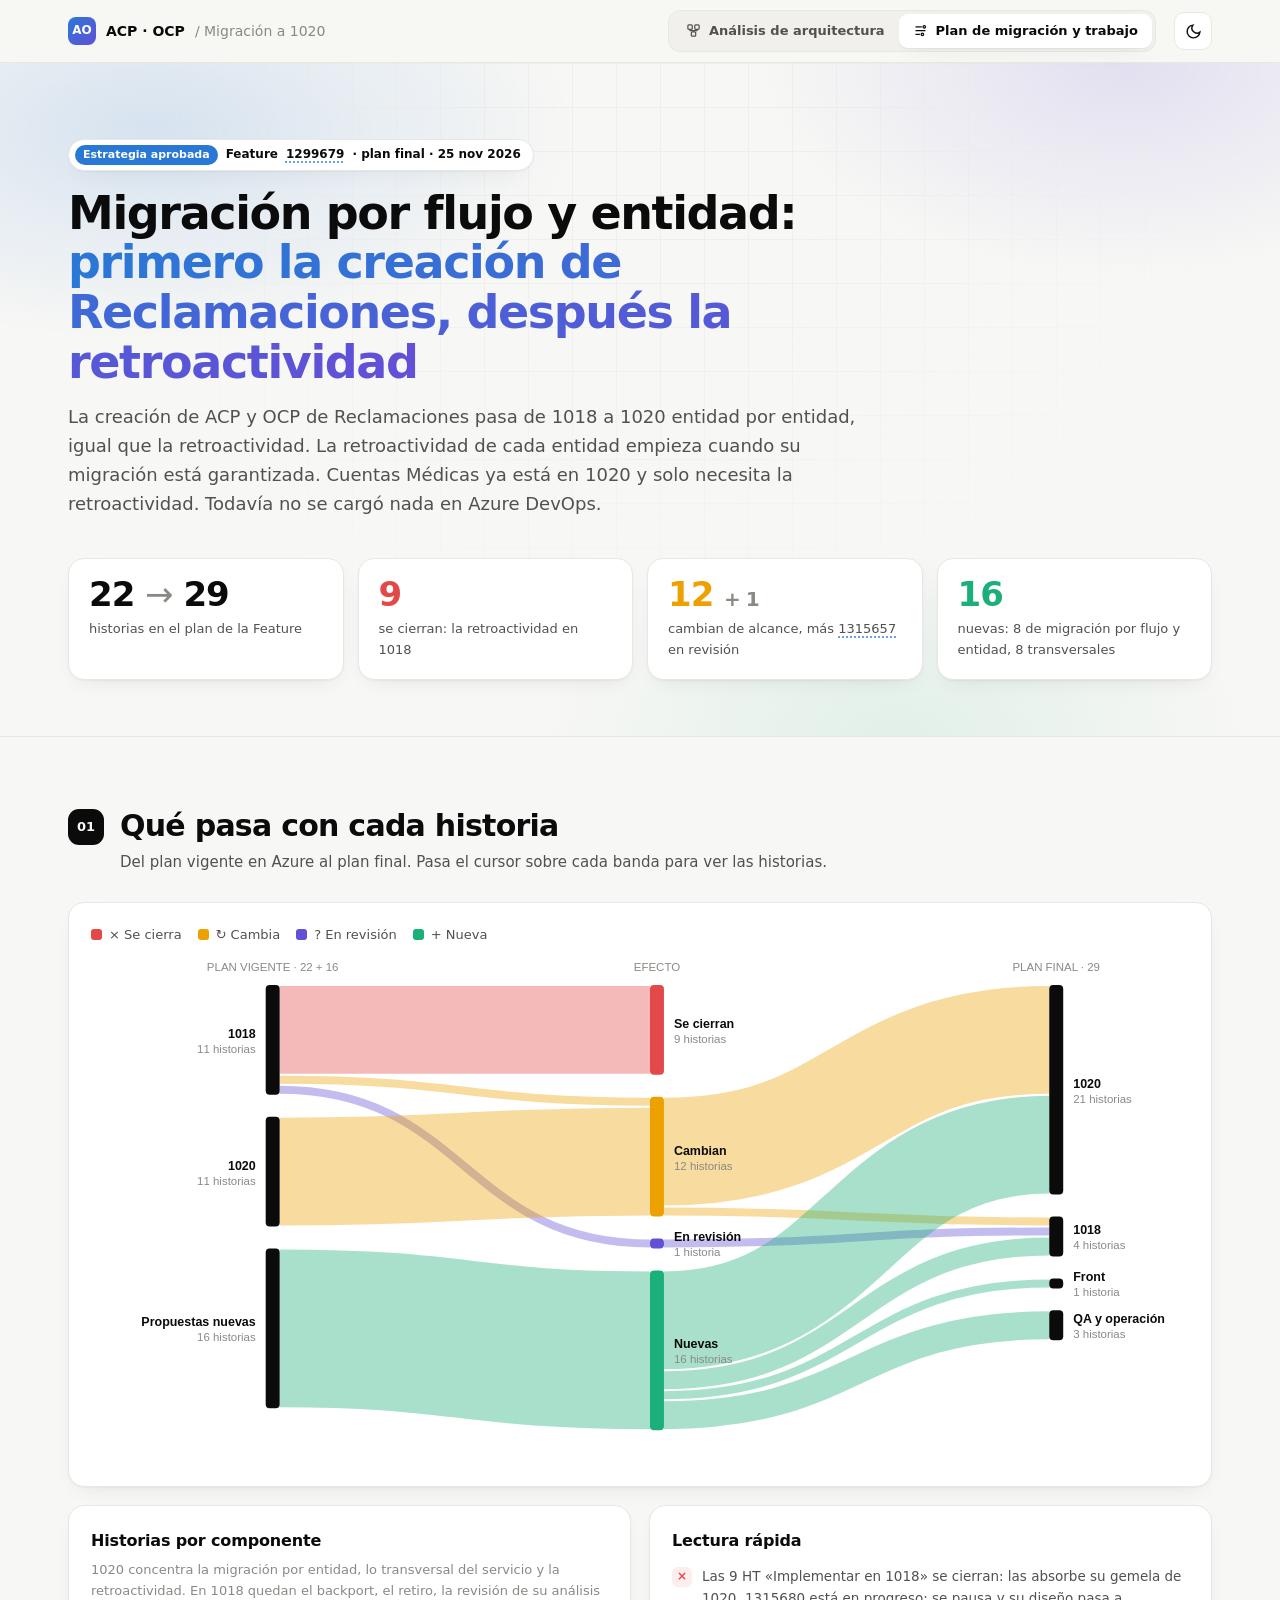
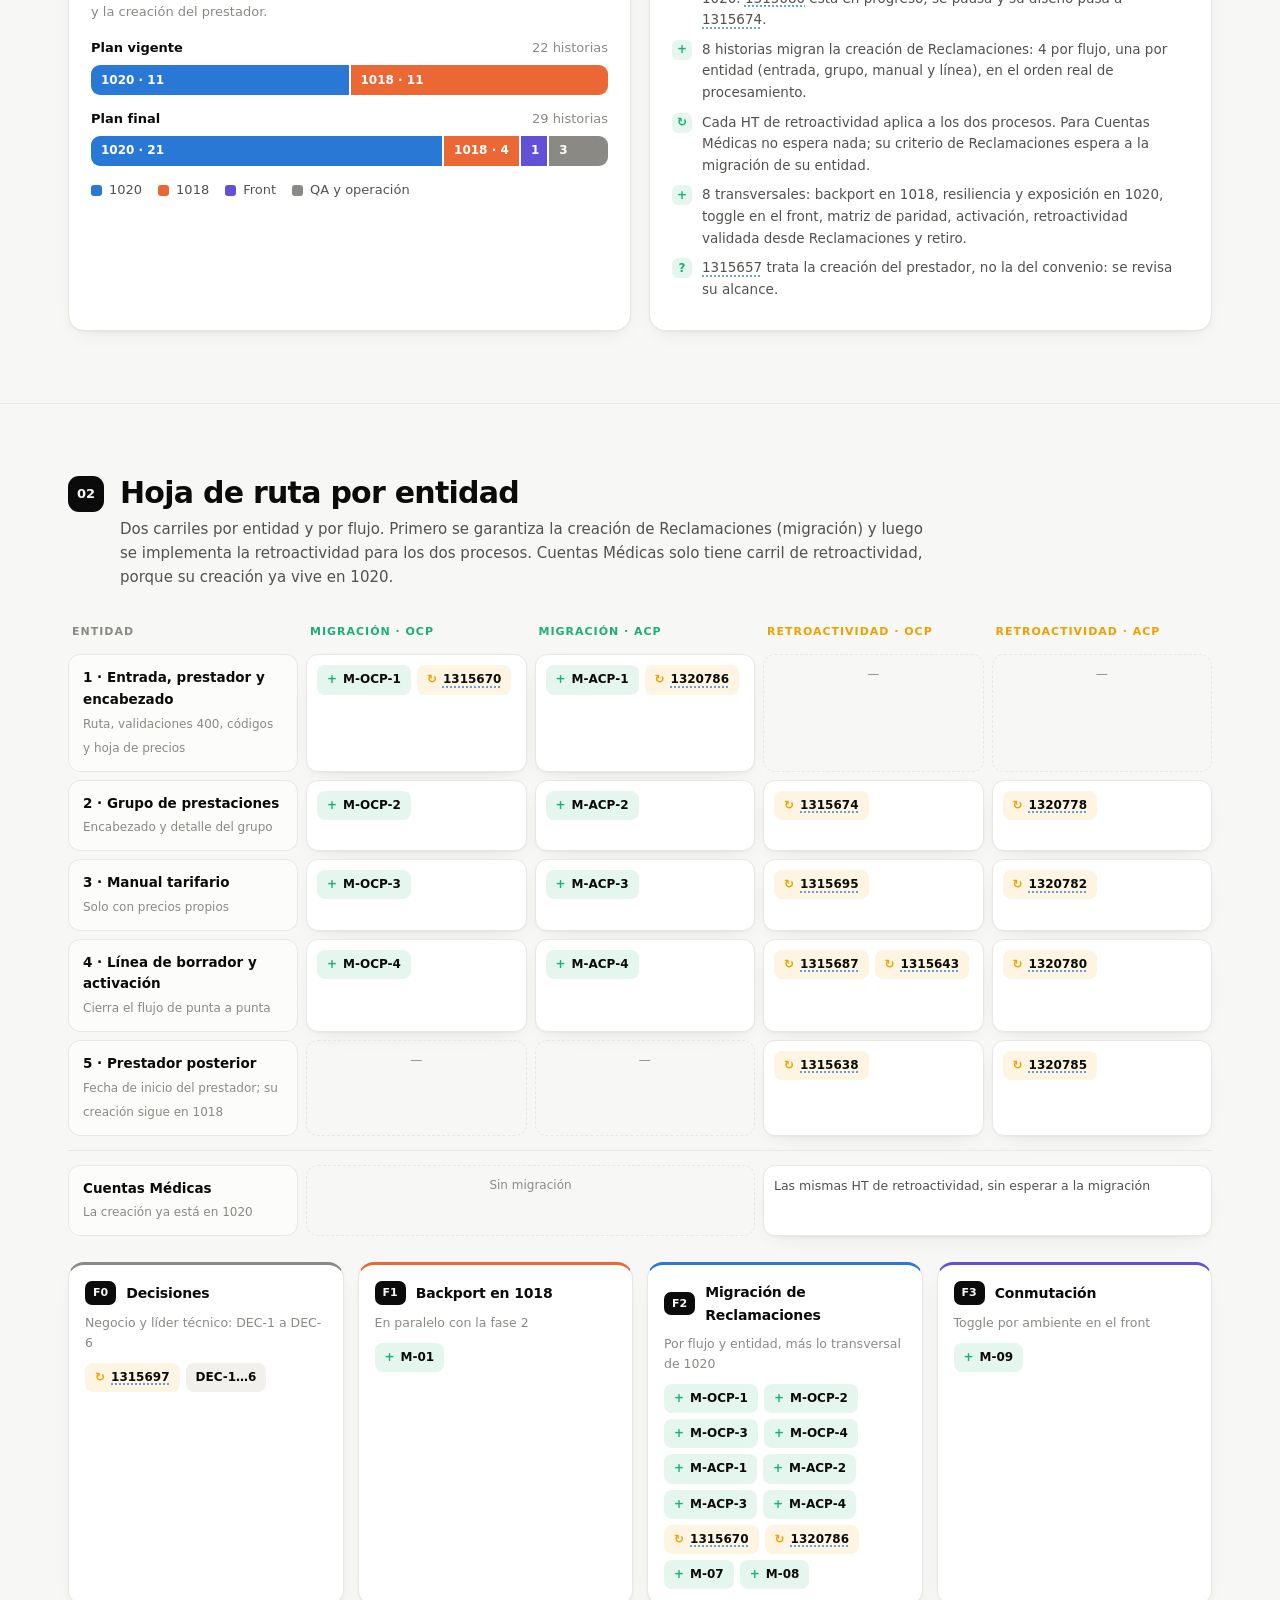
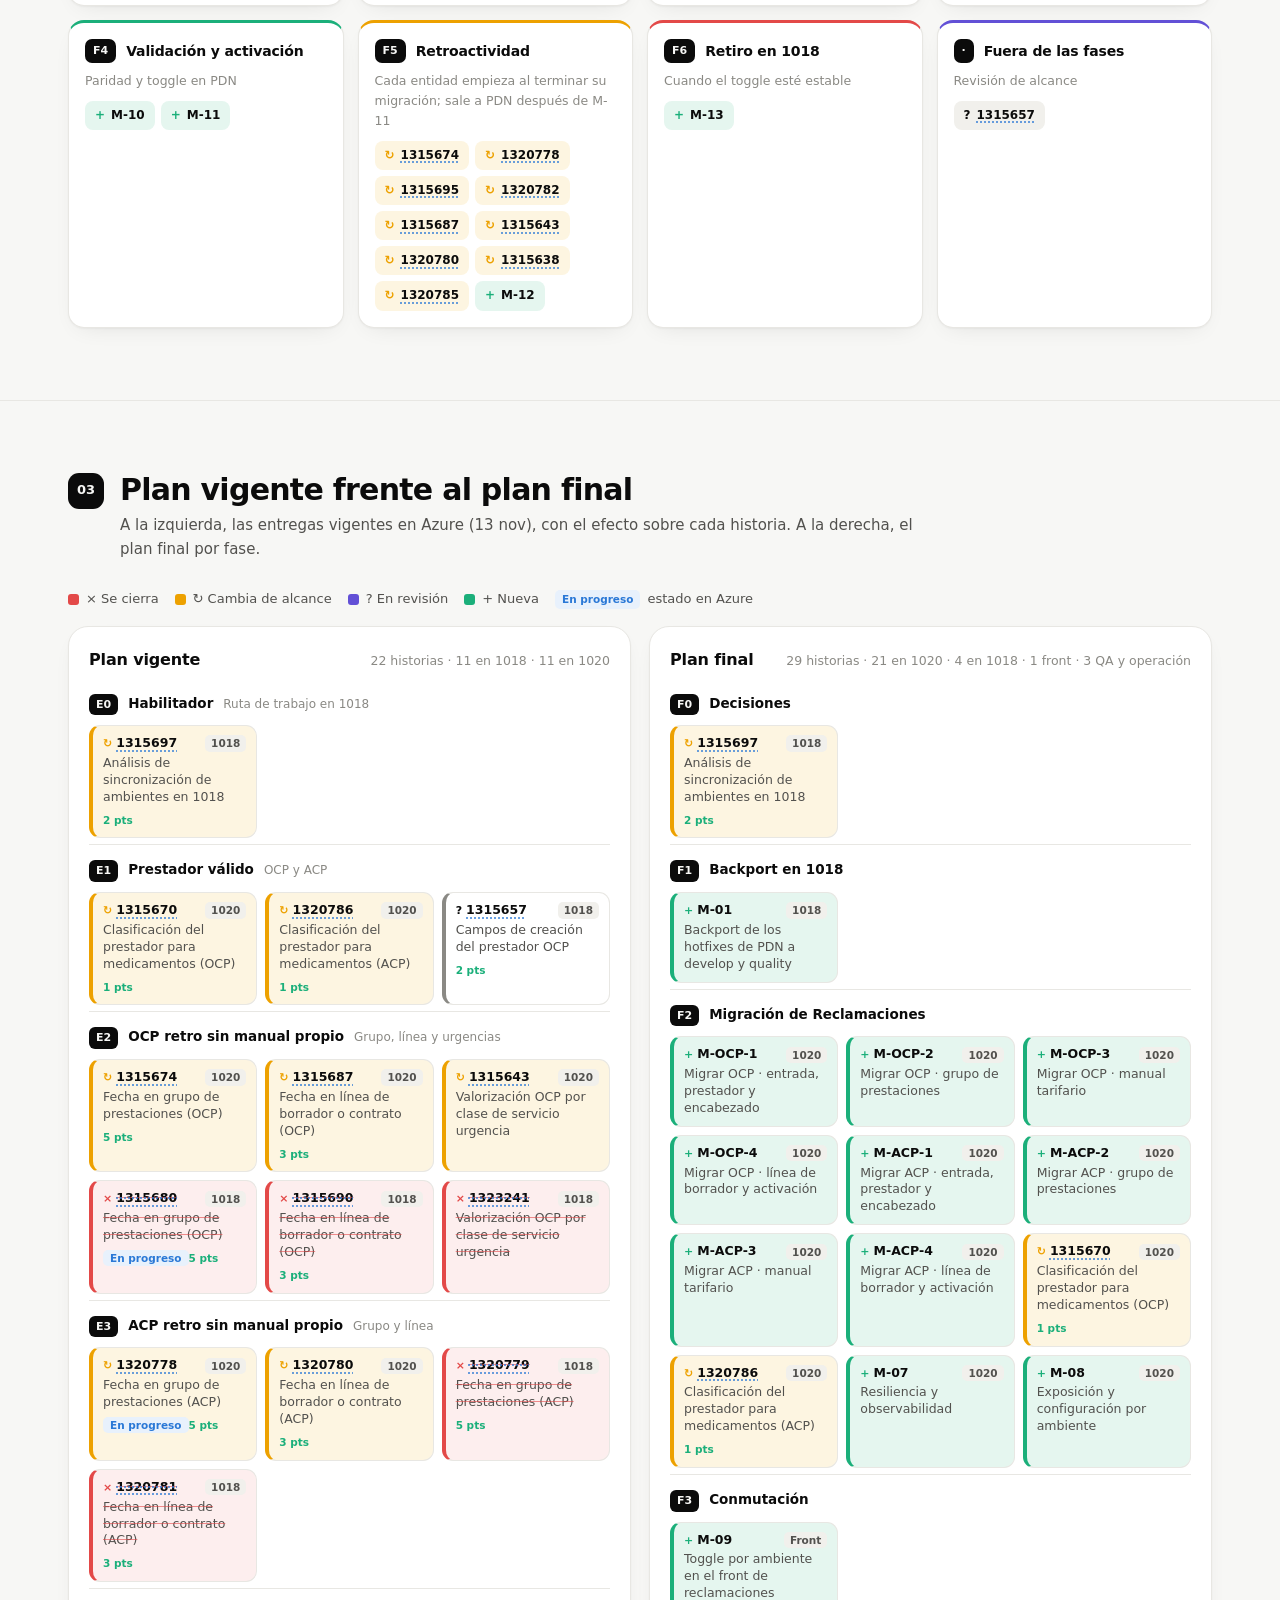
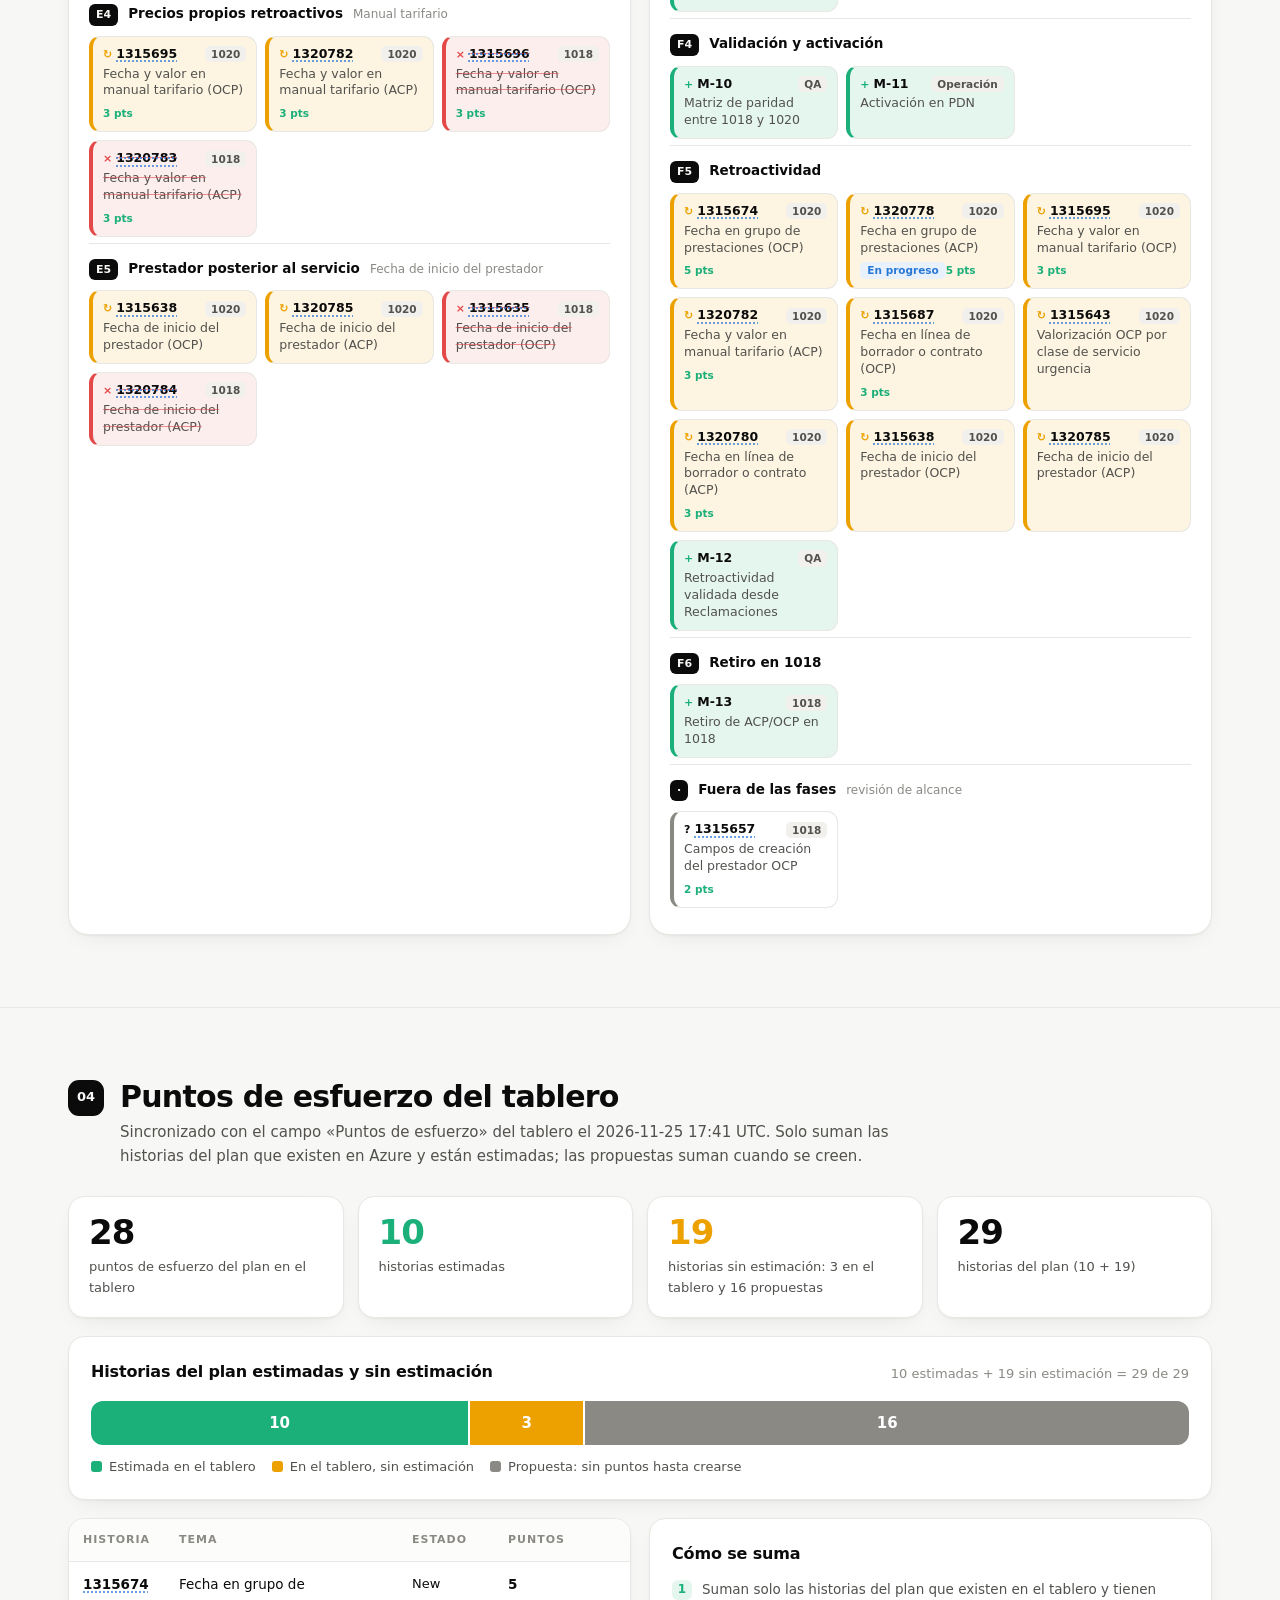
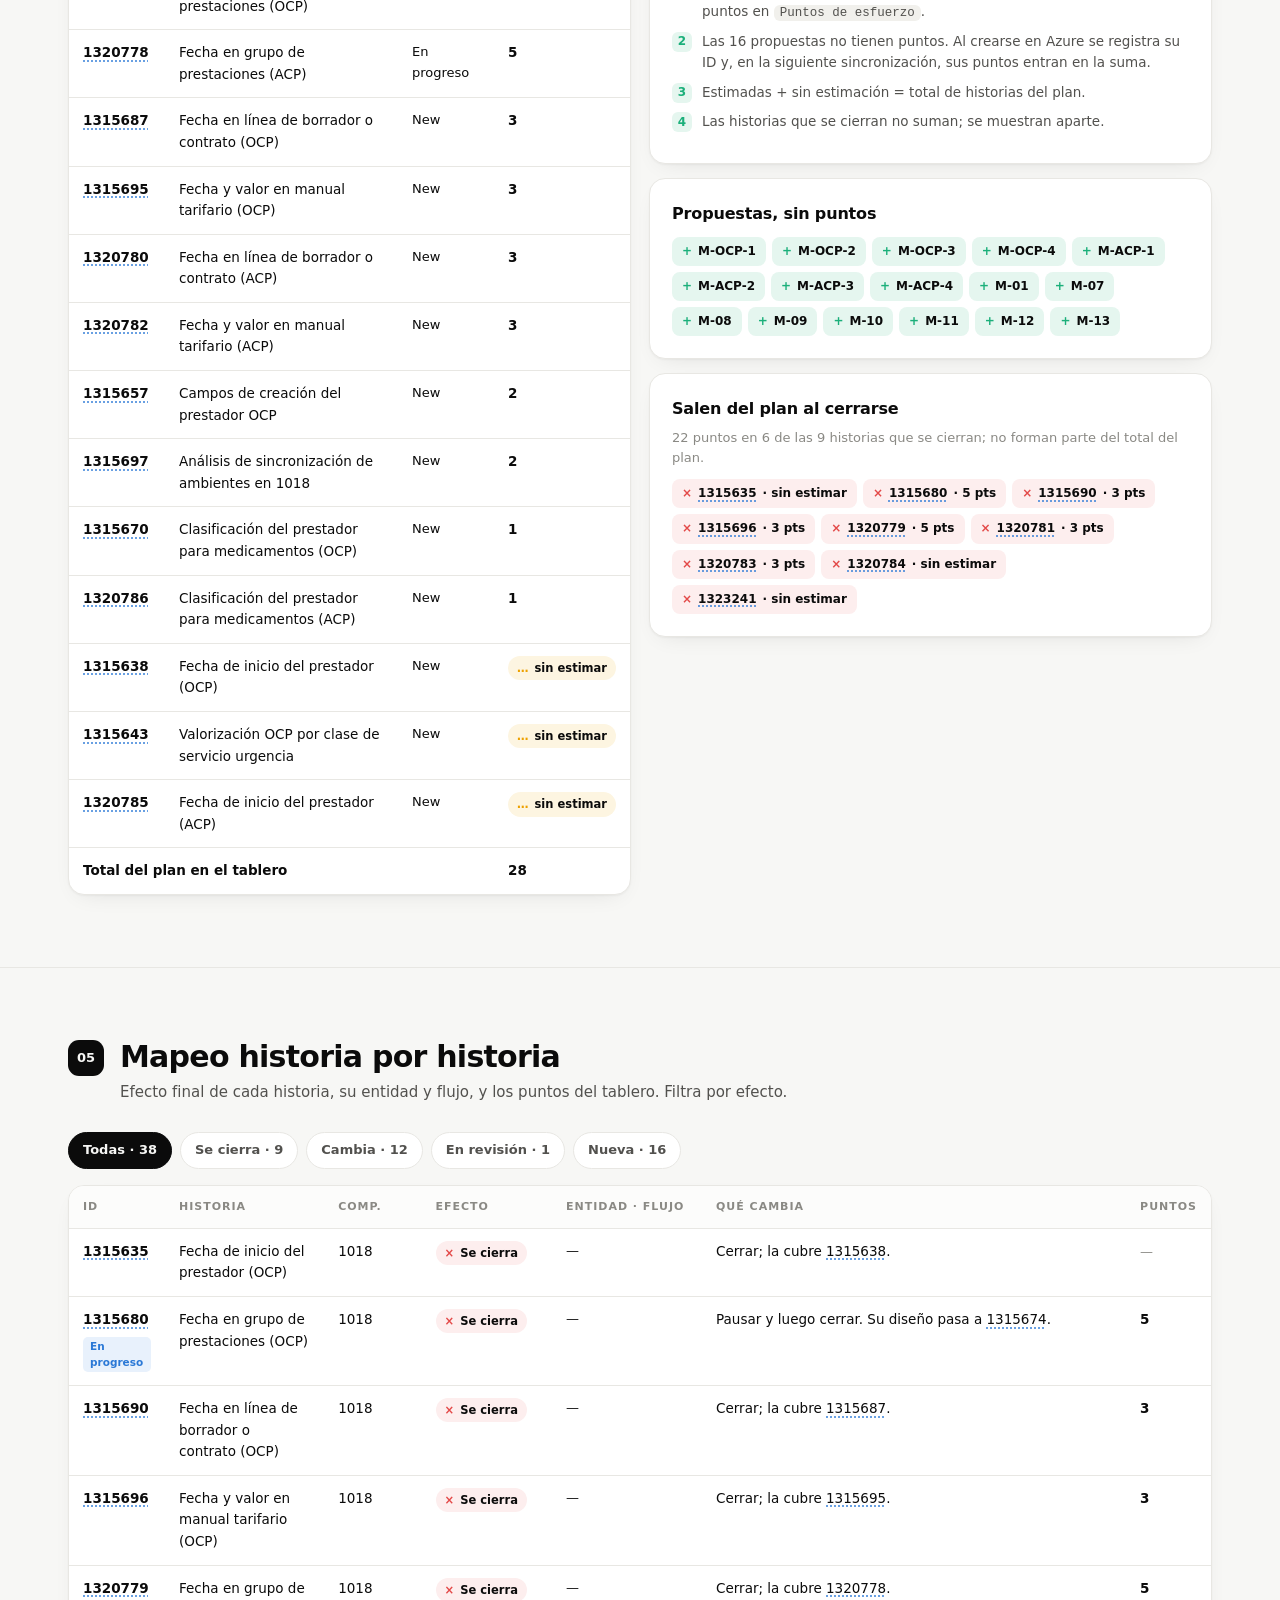
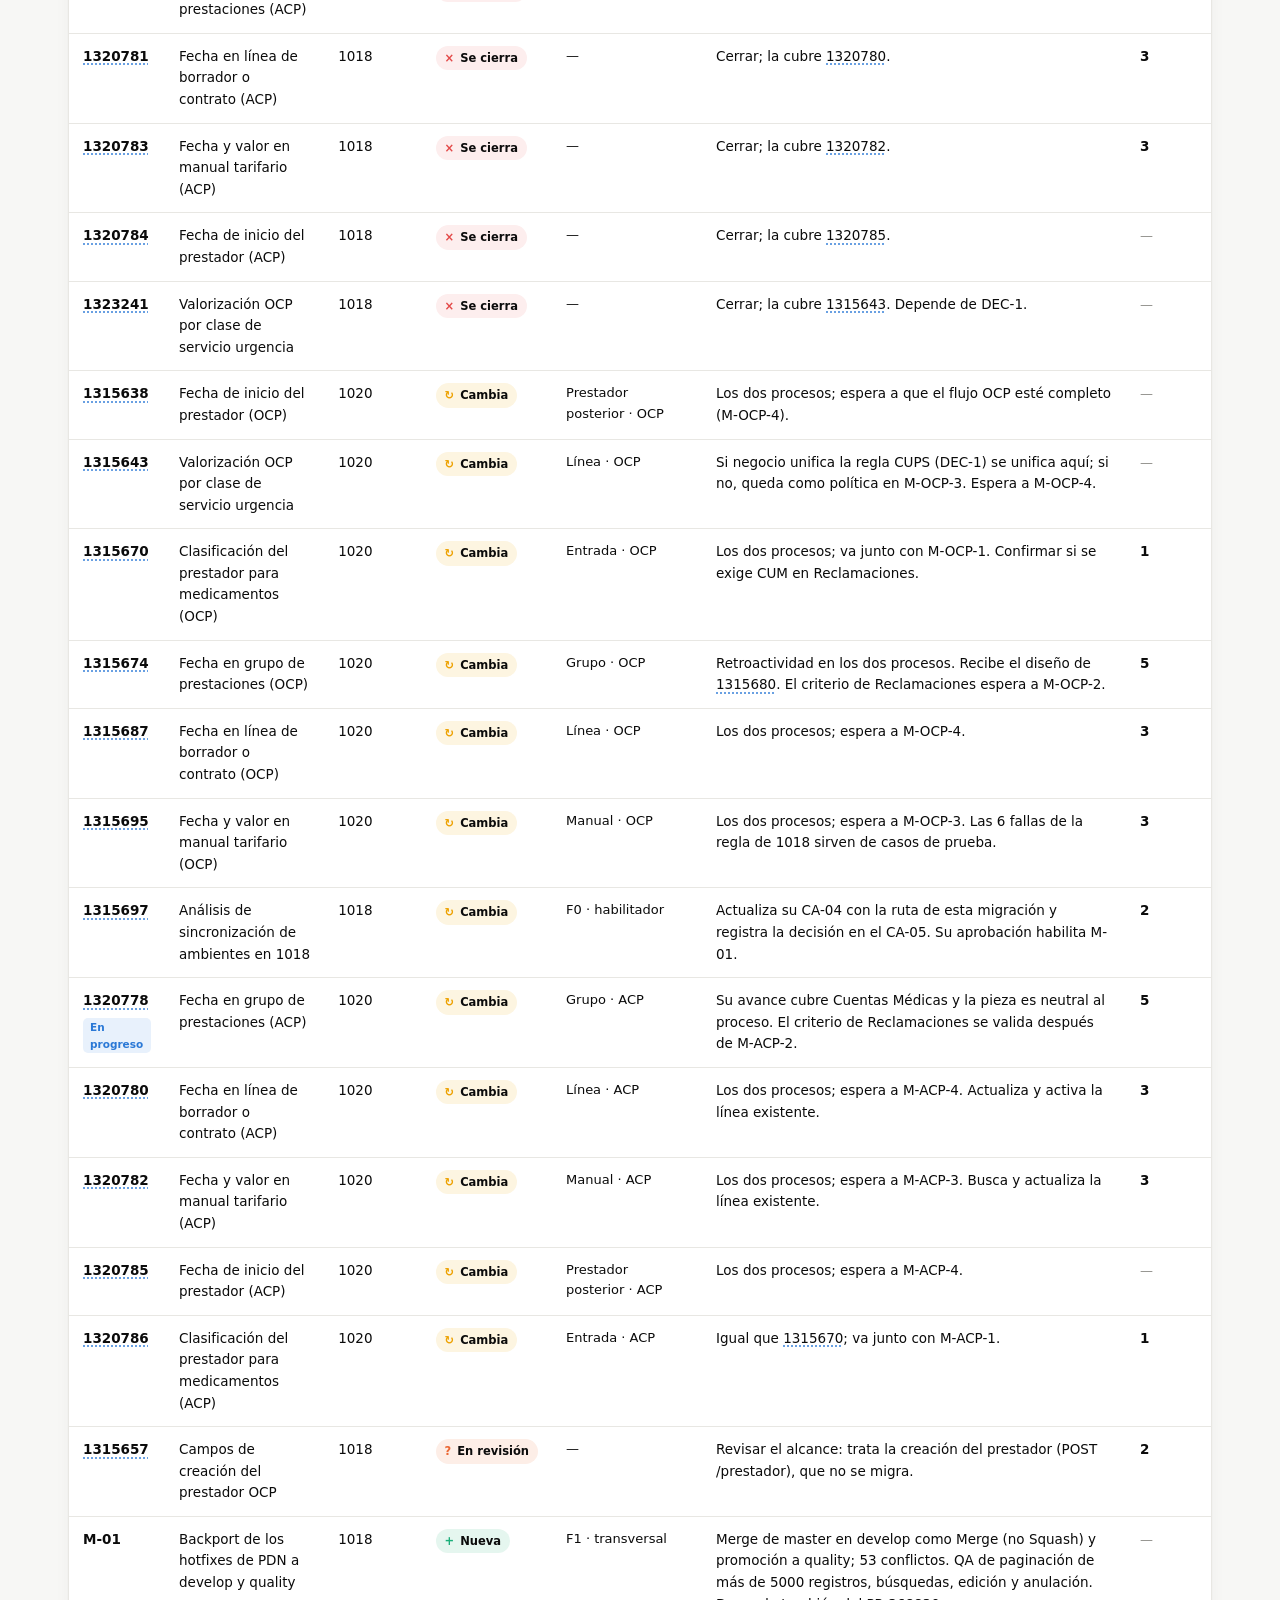
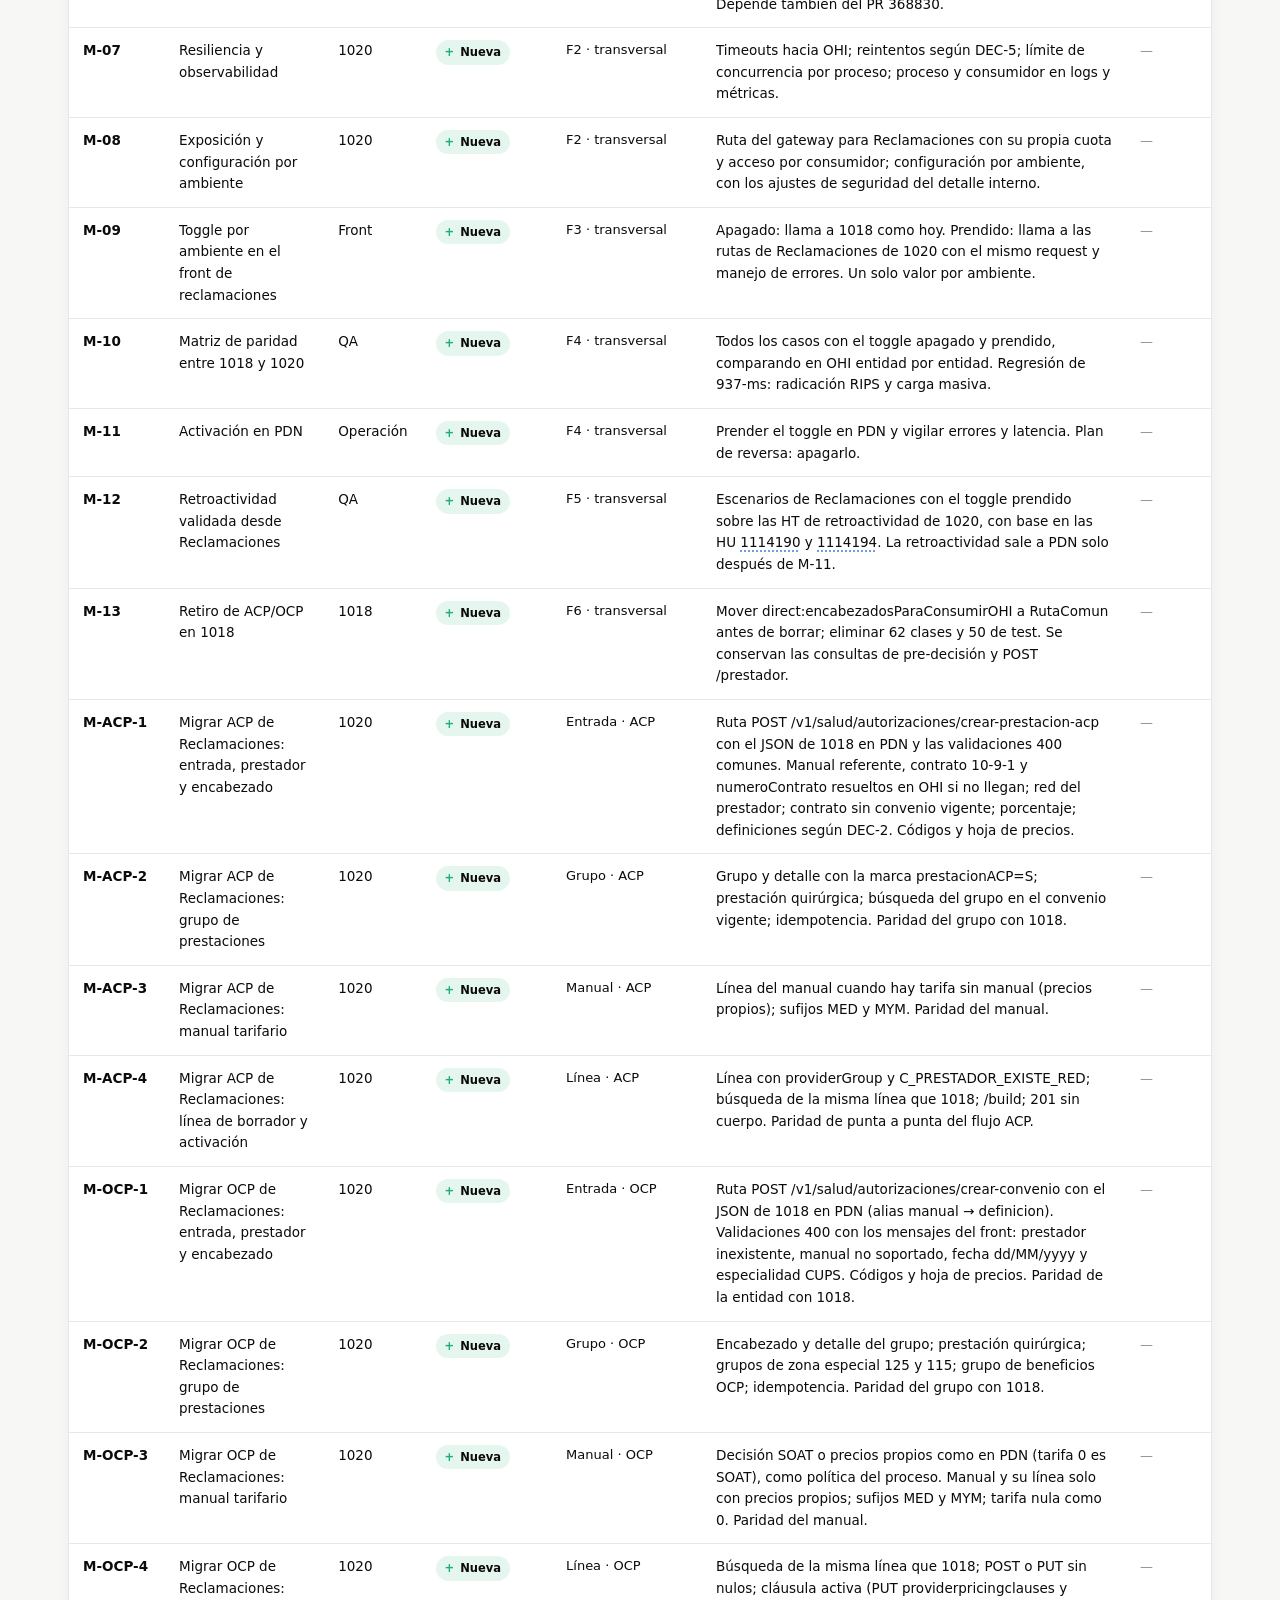
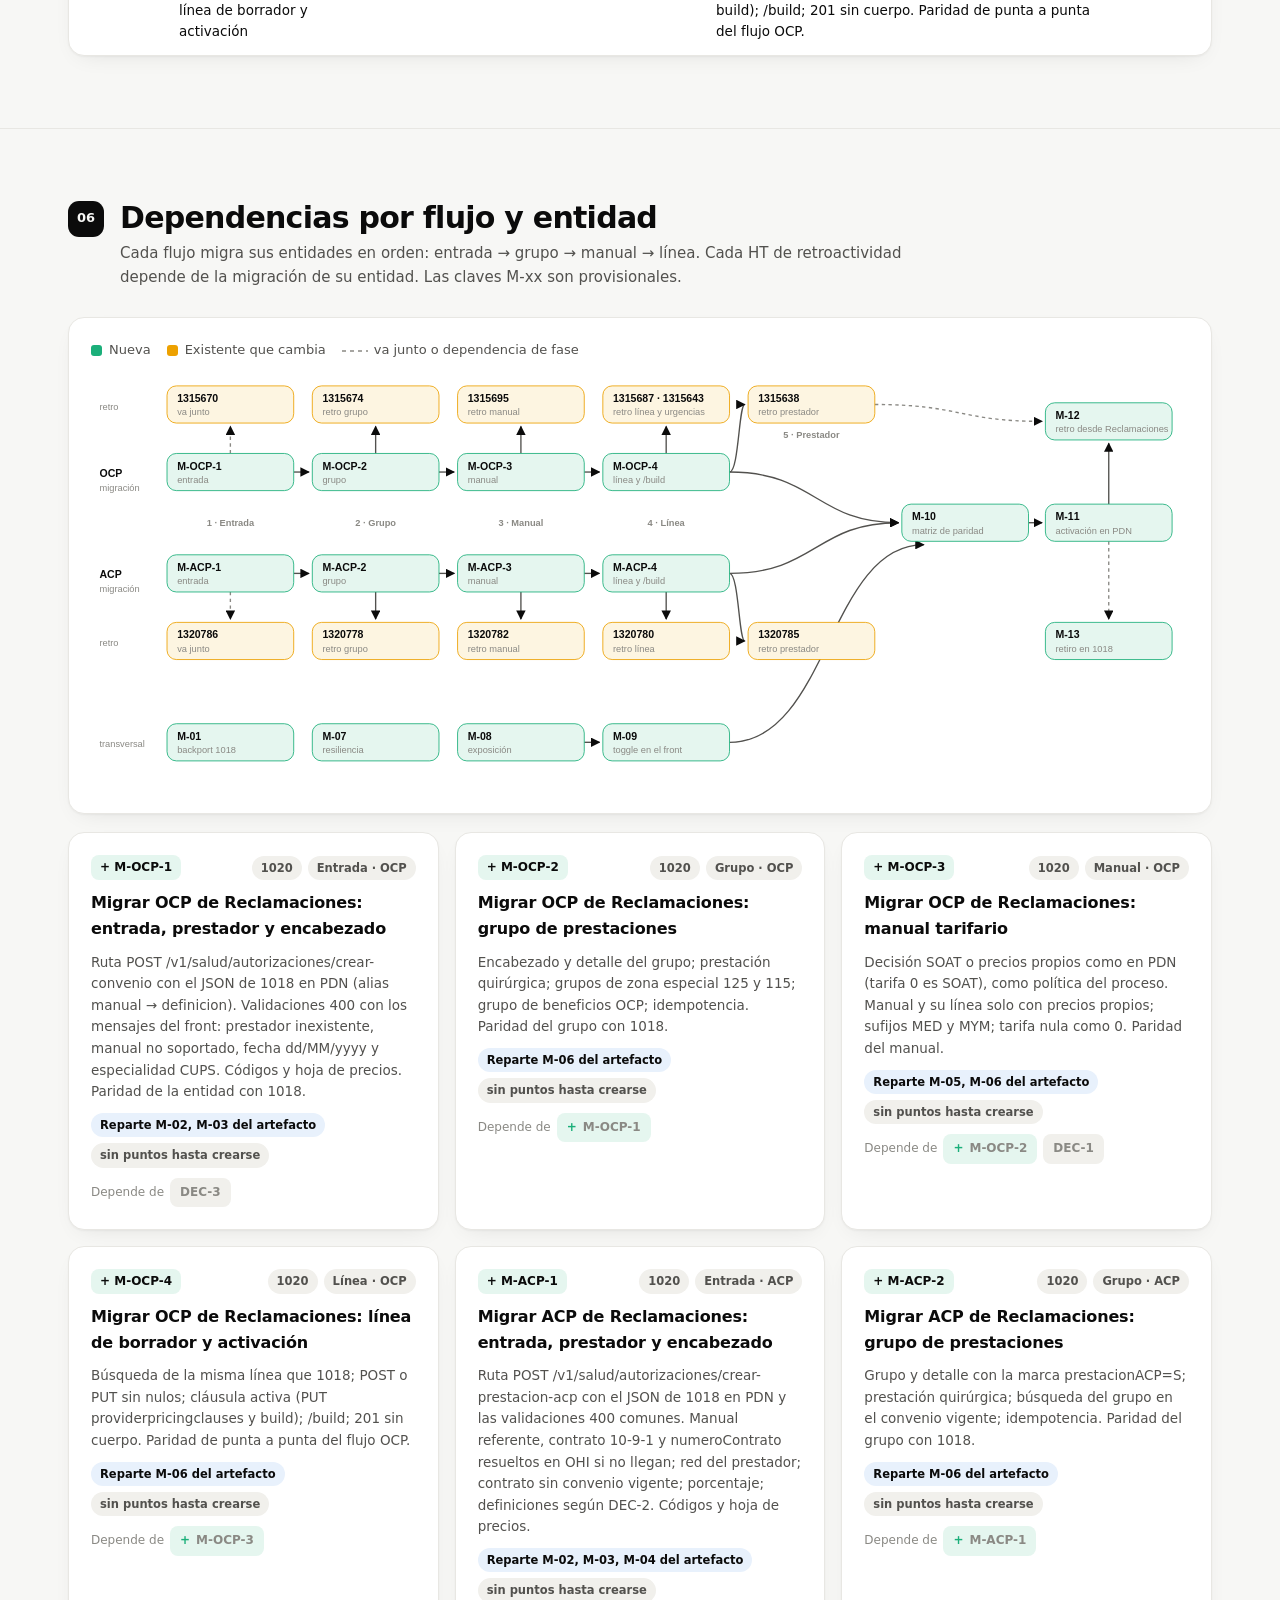
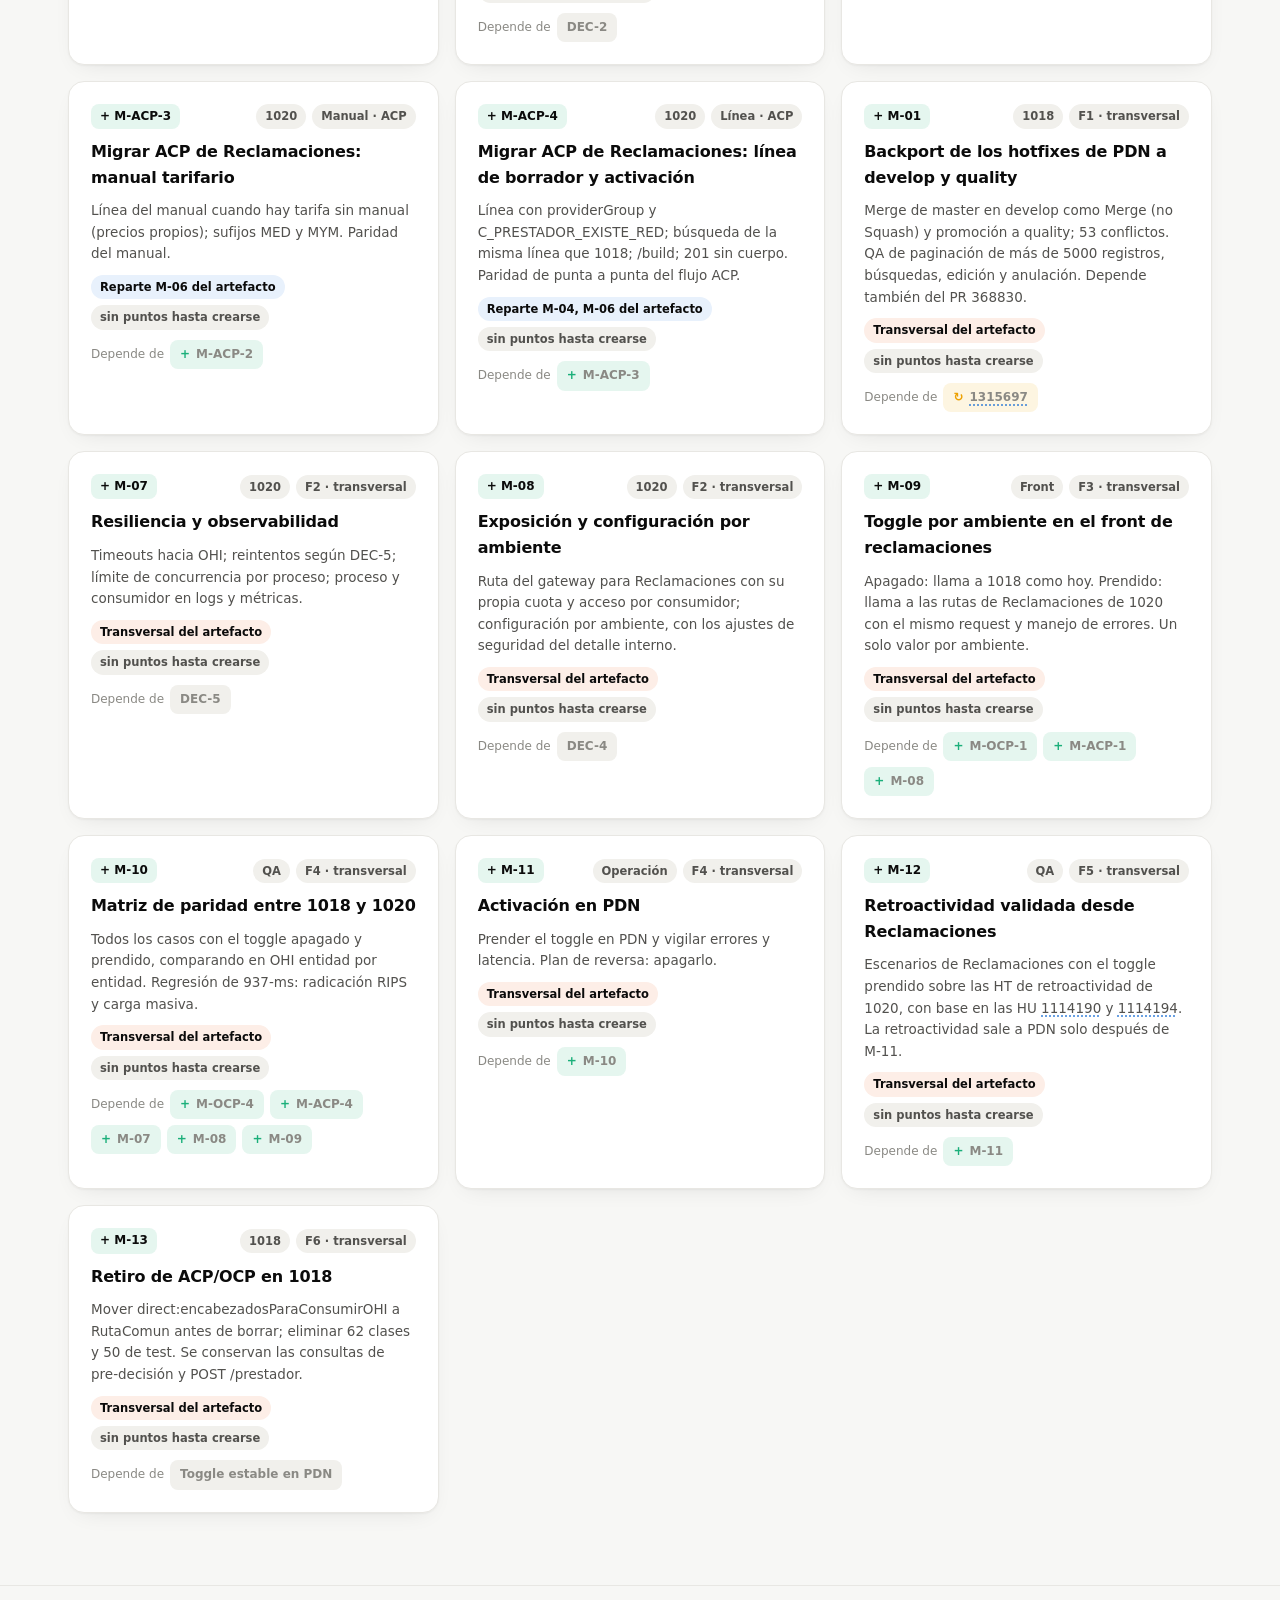
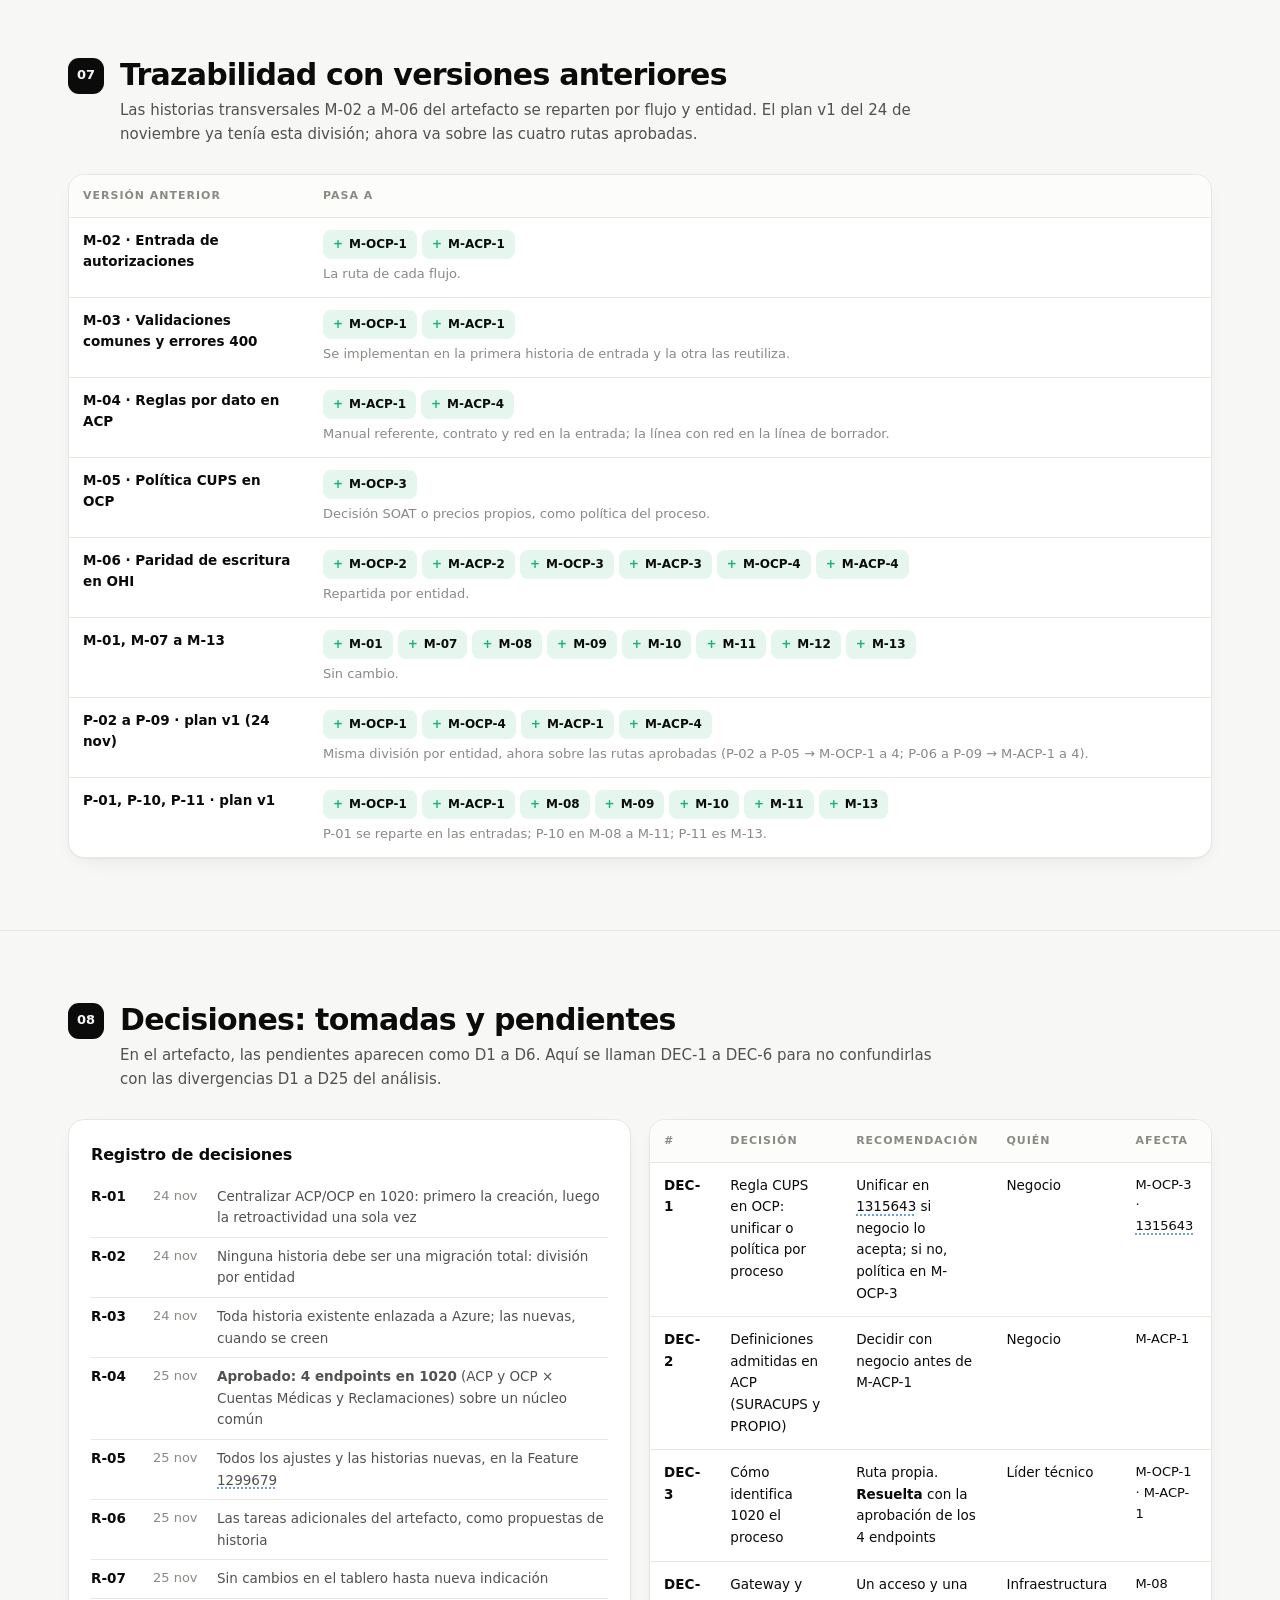
<file: plan/index.html>
<!DOCTYPE html>
<html lang="es">
<head>
<meta charset="utf-8">
<meta name="viewport" content="width=device-width, initial-scale=1">
<title>Plan de migración y trabajo · ACP/OCP en 1020</title>
<meta name="description" content="Plan de trabajo propuesto: historias eliminadas, modificadas y nuevas al migrar ACP y OCP de Autorizaciones a 1020.">
<meta name="robots" content="noindex, nofollow">
<meta name="theme-color" content="#2a78d6">
<link rel="icon" href="../assets/img/favicon.svg?v=dd98e9fa86" type="image/svg+xml">
<link rel="stylesheet" href="../assets/css/styles.css?v=3dfd5be554">
<script>(function(){var s=localStorage.getItem("acp-theme");document.documentElement.dataset.theme=s||(matchMedia("(prefers-color-scheme: dark)").matches?"dark":"light")})();</script>
</head>
<body>
<a class="skip" href="#contenido">Saltar al contenido</a>
<div id="tip" role="tooltip"></div>

<header class="topbar"><div class="wrap">
  <a class="brand" href="../" aria-label="Inicio"><span class="mark" aria-hidden="true">AO</span>ACP · OCP <span class="muted" style="font-weight:500">/ Migración a 1020</span></a>
  <nav class="switch">
    <a href="../arquitectura/"><svg viewBox="0 0 24 24" fill="none" stroke="currentColor" stroke-width="2"><rect x="3" y="3" width="7" height="7" rx="1.5"/><rect x="14" y="3" width="7" height="7" rx="1.5"/><rect x="8.5" y="14" width="7" height="7" rx="1.5"/><path d="M6.5 10v2h11v-2M12 12v2"/></svg><span>Análisis de arquitectura</span></a>
    <a class="on" href="../plan/"><svg viewBox="0 0 24 24" fill="none" stroke="currentColor" stroke-width="2"><path d="M4 6h10M4 12h16M4 18h7"/><circle cx="18" cy="6" r="2"/><circle cx="15" cy="18" r="2"/></svg><span>Plan de migración y trabajo</span></a>
  </nav>
  <button class="theme" id="theme" aria-label="Cambiar tema"><svg viewBox="0 0 24 24" fill="none" stroke="currentColor" stroke-width="2"><path d="M21 12.8A9 9 0 1 1 11.2 3a7 7 0 0 0 9.8 9.8z"/></svg></button>
</div></header>

<main id="contenido">
<header class="hero"><div class="wrap">
  <span class="badge"><b>Estrategia aprobada</b>Feature 1299679 · plan final · 25 nov 2026</span>
  <h1>Migración por flujo y entidad: <em>primero la creación de Reclamaciones, después la retroactividad</em></h1>
  <p class="lead">La creación de ACP y OCP de Reclamaciones pasa de 1018 a 1020 entidad por entidad, igual que la retroactividad. La retroactividad de cada entidad empieza cuando su migración está garantizada. Cuentas Médicas ya está en 1020 y solo necesita la retroactividad. Todavía no se cargó nada en Azure DevOps.</p>
  <div class="kpis">
    <div class="kpi"><div class="n">22 <span class="muted" style="font-weight:400">→</span> 29</div><div class="l">historias en el plan de la Feature</div></div>
    <div class="kpi"><div class="n" style="color:var(--del)">9</div><div class="l">se cierran: la retroactividad en 1018</div></div>
    <div class="kpi"><div class="n" style="color:var(--chg)">12 <span class="muted" style="font-size:20px;font-weight:600">+ 1</span></div><div class="l">cambian de alcance, más 1315657 en revisión</div></div>
    <div class="kpi"><div class="n" style="color:var(--new)">16</div><div class="l">nuevas: 8 de migración por flujo y entidad, 8 transversales</div></div>
  </div>
</div></header>

<section id="flujo"><div class="wrap">
  <div class="sh"><span class="num">01</span><div><h2>Qué pasa con cada historia</h2><p class="sub">Del plan vigente en Azure al plan final. Pasa el cursor sobre cada banda para ver las historias.</p></div></div>
  <div class="card">
    <div class="legend" style="margin-bottom:10px"><span><span class="sw" style="background:var(--del)"></span>× Se cierra</span><span><span class="sw" style="background:var(--chg)"></span>↻ Cambia</span><span><span class="sw" style="background:var(--violet)"></span>? En revisión</span><span><span class="sw" style="background:var(--new)"></span>+ Nueva</span></div>
    <svg class="sankey dia" id="sankey" viewBox="0 0 1100 510"></svg>
  </div>
  <div class="g2" style="margin-top:18px">
    <div class="card"><h3>Historias por componente</h3><p class="muted small" style="margin:0 0 16px">1020 concentra la migración por entidad, lo transversal del servicio y la retroactividad. En 1018 quedan el backport, el retiro, la revisión de su análisis y la creación del prestador.</p>
      <div class="compbar" id="comp"></div></div>
    <div class="card"><h3>Lectura rápida</h3><ul class="pc">
      <li class="c"><b>×</b>Las 9 HT «Implementar en 1018» se cierran: las absorbe su gemela de 1020. 1315680 está en progreso; se pausa y su diseño pasa a 1315674.</li>
      <li class="p"><b>+</b>8 historias migran la creación de Reclamaciones: 4 por flujo, una por entidad (entrada, grupo, manual y línea), en el orden real de procesamiento.</li>
      <li class="p"><b>↻</b>Cada HT de retroactividad aplica a los dos procesos. Para Cuentas Médicas no espera nada; su criterio de Reclamaciones espera a la migración de su entidad.</li>
      <li class="p"><b>+</b>8 transversales: backport en 1018, resiliencia y exposición en 1020, toggle en el front, matriz de paridad, activación, retroactividad validada desde Reclamaciones y retiro.</li>
      <li class="p"><b>?</b>1315657 trata la creación del prestador, no la del convenio: se revisa su alcance.</li></ul></div>
  </div>
</div></section>

<section id="ruta"><div class="wrap">
  <div class="sh"><span class="num">02</span><div><h2>Hoja de ruta por entidad</h2><p class="sub">Dos carriles por entidad y por flujo. Primero se garantiza la creación de Reclamaciones (migración) y luego se implementa la retroactividad para los dos procesos. Cuentas Médicas solo tiene carril de retroactividad, porque su creación ya vive en 1020.</p></div></div>
  <div class="egrid" id="egrid"></div>
  <div class="road r7" id="road" style="margin-top:26px"></div>
</div></section>

<section id="paralelo"><div class="wrap">
  <div class="sh"><span class="num">03</span><div><h2>Plan vigente frente al plan final</h2><p class="sub">A la izquierda, las entregas vigentes en Azure (13 nov), con el efecto sobre cada historia. A la derecha, el plan final por fase.</p></div></div>
  <div class="legend" style="margin-bottom:16px"><span><span class="sw" style="background:var(--del)"></span>× Se cierra</span><span><span class="sw" style="background:var(--chg)"></span>↻ Cambia de alcance</span><span><span class="sw" style="background:var(--violet)"></span>? En revisión</span><span><span class="sw" style="background:var(--new)"></span>+ Nueva</span><span><span class="wip" style="margin:0">En progreso</span>estado en Azure</span></div>
  <div class="boards">
    <div class="board"><div class="bh"><h3>Plan vigente</h3><span>22 historias · 11 en 1018 · 11 en 1020</span></div><div id="bA"></div></div>
    <div class="board"><div class="bh"><h3>Plan final</h3><span>29 historias · 21 en 1020 · 4 en 1018 · 1 front · 3 QA y operación</span></div><div id="bN"></div></div>
  </div>
</div></section>

<section id="puntos"><div class="wrap">
  <div class="sh"><span class="num">04</span><div><h2>Puntos de esfuerzo del tablero</h2><p class="sub" id="psub"></p></div></div>
  <div class="kpis" id="pk" style="margin-top:0"></div>
  <div class="card" style="margin-top:18px">
    <div class="panel-h"><h3>Historias del plan estimadas y sin estimación</h3><span class="muted small" id="pchk"></span></div>
    <div class="seg" id="pseg"></div>
    <div class="legend" style="margin-top:12px"><span><span class="sw" style="background:var(--new)"></span>Estimada en el tablero</span><span><span class="sw" style="background:var(--chg)"></span>En el tablero, sin estimación</span><span><span class="sw" style="background:var(--keep)"></span>Propuesta: sin puntos hasta crearse</span></div>
  </div>
  <div class="g2" style="margin-top:18px">
    <div><table class="t"><thead><tr><th style="width:96px">Historia</th><th>Tema</th><th style="width:96px">Estado</th><th style="width:90px">Puntos</th></tr></thead><tbody id="ptab"></tbody></table></div>
    <div>
      <div class="card"><h3>Cómo se suma</h3><ul class="pc">
        <li class="p"><b>1</b>Suman solo las historias del plan que existen en el tablero y tienen puntos en <code>Puntos de esfuerzo</code>.</li>
        <li class="p"><b>2</b>Las 16 propuestas no tienen puntos. Al crearse en Azure se registra su ID y, en la siguiente sincronización, sus puntos entran en la suma.</li>
        <li class="p"><b>3</b>Estimadas + sin estimación = total de historias del plan.</li>
        <li class="p"><b>4</b>Las historias que se cierran no suman; se muestran aparte.</li></ul></div>
      <div class="card" style="margin-top:14px"><h3>Propuestas, sin puntos</h3><div class="ids" id="pprop" style="display:flex;flex-wrap:wrap;gap:6px;margin-top:10px"></div></div>
      <div class="card" style="margin-top:14px"><h3>Salen del plan al cerrarse</h3><p class="muted small" id="pcl" style="margin:6px 0 10px"></p><div class="ids" id="pclids" style="display:flex;flex-wrap:wrap;gap:6px"></div></div>
    </div>
  </div>
</div></section>

<section id="mapeo"><div class="wrap">
  <div class="sh"><span class="num">05</span><div><h2>Mapeo historia por historia</h2><p class="sub">Efecto final de cada historia, su entidad y flujo, y los puntos del tablero. Filtra por efecto.</p></div></div>
  <div class="filters" id="fil"></div>
  <table class="t"><thead><tr><th style="width:96px">ID</th><th>Historia</th><th style="width:80px">Comp.</th><th style="width:120px">Efecto</th><th style="width:150px">Entidad · flujo</th><th>Qué cambia</th><th style="width:80px">Puntos</th></tr></thead><tbody id="tab"></tbody></table>
</div></section>

<section id="nuevas"><div class="wrap">
  <div class="sh"><span class="num">06</span><div><h2>Dependencias por flujo y entidad</h2><p class="sub">Cada flujo migra sus entidades en orden: entrada → grupo → manual → línea. Cada HT de retroactividad depende de la migración de su entidad. Las claves M-xx son provisionales.</p></div></div>
  <div class="card" style="margin-bottom:18px">
    <div class="legend" style="margin-bottom:8px"><span><span class="sw" style="background:var(--new)"></span>Nueva</span><span><span class="sw" style="background:var(--chg)"></span>Existente que cambia</span><span style="gap:6px"><svg width="26" height="8"><path d="M0 4H26" stroke="var(--muted)" stroke-width="1.6" stroke-dasharray="4 4"/></svg>va junto o dependencia de fase</span></div>
    <svg class="dag dia" id="dag" viewBox="0 0 1300 500" role="img" aria-label="Dependencias por flujo y entidad"></svg>
  </div>
  <div class="g3" id="nuevasC" style="grid-template-columns:repeat(auto-fill,minmax(330px,1fr))"></div>
</div></section>

<section id="trazabilidad"><div class="wrap">
  <div class="sh"><span class="num">07</span><div><h2>Trazabilidad con versiones anteriores</h2><p class="sub">Las historias transversales M-02 a M-06 del artefacto se reparten por flujo y entidad. El plan v1 del 24 de noviembre ya tenía esta división; ahora va sobre las cuatro rutas aprobadas.</p></div></div>
  <table class="t"><thead><tr><th style="width:240px">Versión anterior</th><th>Pasa a</th></tr></thead><tbody id="pmap"></tbody></table>
</div></section>

<section id="decisiones"><div class="wrap">
  <div class="sh"><span class="num">08</span><div><h2>Decisiones: tomadas y pendientes</h2><p class="sub">En el artefacto, las pendientes aparecen como D1 a D6. Aquí se llaman DEC-1 a DEC-6 para no confundirlas con las divergencias D1 a D25 del análisis.</p></div></div>
  <div class="g2">
    <div class="card"><h3>Registro de decisiones</h3><div id="reg" style="margin-top:10px"></div></div>
    <div><table class="t"><thead><tr><th style="width:70px">#</th><th>Decisión</th><th>Recomendación</th><th style="width:96px">Quién</th><th style="width:96px">Afecta</th></tr></thead><tbody id="dec"></tbody></table></div>
  </div>
</div></section>

<section id="abiertas"><div class="wrap">
  <div class="sh"><span class="num">09</span><div><h2>Preguntas abiertas y riesgos</h2></div></div>
  <div class="g2">
    <div class="card"><h3>Pendientes</h3><div id="qst" style="margin-top:8px"></div></div>
    <div class="card"><h3>Riesgos</h3><ul class="pc">
      <li class="c"><b>!</b><span><b>Doble escritura:</b> mientras el toggle esté apagado, 1018 sigue escribiendo en OHI. No se desarrolla retroactividad en 1018 y el toggle cambia para todo el ambiente a la vez.</span></li>
      <li class="c"><b>!</b><span><b>Marca <code>prestacionACP=S</code>:</b> la leen las consultas de 1018 que usa el front. 1020 debe seguir escribiéndola (M-ACP-2).</span></li>
      <li class="c"><b>!</b><span><b>Contrato de errores:</b> si 1020 no responde los mismos 400 y mensajes, el front deja de distinguir un rechazo de negocio de una falla técnica.</span></li>
      <li class="c"><b>!</b><span><b>Sin timeouts hacia OHI:</b> un OHI lento afecta a los dos consumidores (M-07).</span></li>
      <li class="c"><b>!</b><span><b>Escritura no atómica:</b> buscar y luego crear o actualizar el borrador no es atómico entre consumidores.</span></li>
      <li class="c"><b>!</b><span><b>Hallazgo aparte:</b> 937-ms toma un error de OHI como «no convenida» y puede crear ACP/OCP indebidas. Se registra como bug fuera de este plan.</span></li></ul></div>
  </div>
  <a class="next" href="../arquitectura/" style="margin-top:22px">
    <div><div class="muted small" style="font-weight:600">Ver también</div><div style="font-size:20px;font-weight:750;letter-spacing:-.02em">Análisis de arquitectura y decisión aprobada</div><div class="muted small">Hechos verificados, contratos, validaciones previas, 24 divergencias, alternativas evaluadas y por qué cuatro rutas sobre un núcleo común.</div></div>
    <span class="arrow"><svg width="20" height="20" viewBox="0 0 24 24" fill="none" stroke="currentColor" stroke-width="2.4"><path d="M5 12h14M13 6l6 6-6 6"/></svg></span>
  </a>
</div></section>

</main>
<footer><div class="wrap">Estrategia aprobada el 25 nov 2026 · Plan pendiente de cargar en la Feature 1299679 · Puntos leídos del tablero · Fuente: <code>plan-trabajo-feature-1299679.md</code></div></footer>

<script src="../assets/js/common.js?v=2730612cad" defer></script>
<script src="../assets/js/plan.js?v=d7d842d78a" defer></script>
</body>
</html>
</file>
<file: assets/css/styles.css>
:root{
  color-scheme:light;
  --bg:#f7f7f5;--surface:#ffffff;--surface-2:#fcfcfb;--ink:#0b0b0b;--ink-2:#52514e;--muted:#8a8984;--line:#e8e7e3;--soft:#f1f0ec;
  --accent:#2a78d6;--accent-soft:#e8f1fc;--alt:#eb6834;--alt-soft:#fdeee7;
  --del:#e34948;--del-soft:#fdeeee;--chg:#eda100;--chg-soft:#fdf5e1;--new:#1baf7a;--new-soft:#e5f6ef;--keep:#8a8984;--keep-soft:#f1f0ec;
  --violet:#6250d6;--shadow:0 1px 2px rgba(16,16,15,.04),0 8px 24px -12px rgba(16,16,15,.12);--r:16px;
}
:root[data-theme="dark"]{
  color-scheme:dark;
  --bg:#121211;--surface:#1a1a19;--surface-2:#20201e;--ink:#f0efec;--ink-2:#c3c2b7;--muted:#8f8e86;--line:#2e2e2b;--soft:#262624;
  --accent:#3987e5;--accent-soft:#1c2a3d;--alt:#d95926;--alt-soft:#3a241b;
  --del:#e66767;--del-soft:#3a2223;--chg:#c98500;--chg-soft:#33290f;--new:#199e70;--new-soft:#16302a;--keep:#8f8e86;--keep-soft:#262624;
  --violet:#9085e9;--shadow:0 1px 2px rgba(0,0,0,.3),0 8px 24px -12px rgba(0,0,0,.6);
}
*{box-sizing:border-box}
html{scroll-behavior:smooth}
body{margin:0;background:var(--bg);color:var(--ink);font:15px/1.6 "Inter","Segoe UI Variable","Segoe UI",system-ui,sans-serif;-webkit-font-smoothing:antialiased}
.wrap{max-width:1200px;margin:0 auto;padding:0 28px}
a{color:inherit}
code{font-family:"JetBrains Mono","Cascadia Code",Consolas,monospace;font-size:12.5px;background:var(--soft);padding:1px 6px;border-radius:6px}
.topbar{position:sticky;top:0;z-index:50;background:color-mix(in srgb,var(--bg) 82%,transparent);backdrop-filter:saturate(1.4) blur(14px);border-bottom:1px solid var(--line)}
.topbar .wrap{display:flex;align-items:center;gap:18px;height:62px}
.brand{display:flex;align-items:center;gap:10px;font-weight:700;font-size:14px;white-space:nowrap}
.brand .mark{width:28px;height:28px;border-radius:8px;background:linear-gradient(135deg,var(--accent),var(--violet));display:grid;place-items:center;color:#fff;font-size:12px;font-weight:800}
.switch{display:flex;background:var(--soft);border:1px solid var(--line);border-radius:12px;padding:3px;margin-left:auto}
.switch a{text-decoration:none;font-size:13px;font-weight:600;color:var(--ink-2);padding:7px 14px;border-radius:9px;display:flex;gap:8px;align-items:center;white-space:nowrap}
.switch a.on{background:var(--surface);color:var(--ink);box-shadow:var(--shadow)}
.switch a svg{width:15px;height:15px}
.theme{border:1px solid var(--line);background:var(--surface);color:var(--ink);border-radius:10px;width:38px;height:38px;display:grid;place-items:center;cursor:pointer}
.theme svg{width:17px;height:17px}
.hero{position:relative;overflow:hidden;padding:76px 0 56px;border-bottom:1px solid var(--line)}
.hero:before{content:"";position:absolute;inset:0;background:radial-gradient(600px 300px at 12% 10%,color-mix(in srgb,var(--accent) 16%,transparent),transparent 70%),radial-gradient(520px 300px at 88% 0%,color-mix(in srgb,var(--violet) 14%,transparent),transparent 70%),radial-gradient(500px 260px at 70% 100%,color-mix(in srgb,var(--new) 10%,transparent),transparent 70%);pointer-events:none}
.hero:after{content:"";position:absolute;inset:0;background-image:linear-gradient(var(--line) 1px,transparent 1px),linear-gradient(90deg,var(--line) 1px,transparent 1px);background-size:44px 44px;mask-image:radial-gradient(ellipse at 50% 0%,#000 20%,transparent 70%);opacity:.55;pointer-events:none}
.hero .wrap{position:relative;z-index:1}
.badge{display:inline-flex;align-items:center;gap:8px;font-size:12px;font-weight:600;padding:5px 12px 5px 6px;border-radius:999px;background:var(--surface);border:1px solid var(--line);box-shadow:var(--shadow)}
.badge b{background:var(--accent);color:#fff;border-radius:999px;padding:1px 8px;font-size:11px}
h1{font-size:46px;line-height:1.08;letter-spacing:-.03em;margin:18px 0 16px;font-weight:750;max-width:920px}
h1 em{font-style:normal;background:linear-gradient(90deg,var(--accent),var(--violet));-webkit-background-clip:text;background-clip:text;color:transparent}
.lead{font-size:18px;color:var(--ink-2);max-width:820px;margin:0}
.kpis{display:grid;grid-template-columns:repeat(4,1fr);gap:14px;margin-top:40px}
.kpi{background:var(--surface);border:1px solid var(--line);border-radius:var(--r);padding:18px 20px;box-shadow:var(--shadow);position:relative;overflow:hidden}
.kpi .n{font-size:34px;font-weight:750;letter-spacing:-.03em;line-height:1}
.kpi .l{font-size:13px;color:var(--ink-2);margin-top:8px}
.kpi .ic{position:absolute;right:16px;top:16px;width:34px;height:34px;border-radius:10px;display:grid;place-items:center;background:var(--soft);color:var(--ink-2)}
.kpi .ic svg{width:18px;height:18px}
section{padding:72px 0;border-bottom:1px solid var(--line)}
.sh{display:flex;align-items:flex-start;gap:16px;margin-bottom:28px}
.num{flex:none;width:36px;height:36px;border-radius:11px;background:var(--ink);color:var(--bg);display:grid;place-items:center;font-weight:750;font-size:13px}
h2{font-size:30px;letter-spacing:-.025em;margin:0;font-weight:750;line-height:1.15}
.sub{color:var(--ink-2);margin:6px 0 0;max-width:820px}
h3{font-size:16px;margin:0 0 6px;font-weight:700;letter-spacing:-.01em}
.card{background:var(--surface);border:1px solid var(--line);border-radius:var(--r);padding:22px;box-shadow:var(--shadow)}
.g2{display:grid;grid-template-columns:1fr 1fr;gap:18px}
.g3{display:grid;grid-template-columns:repeat(3,1fr);gap:16px}
.g4{display:grid;grid-template-columns:repeat(4,1fr);gap:14px}
.muted{color:var(--muted)}.small{font-size:13px}
.chip{display:inline-flex;align-items:center;gap:6px;font-size:11.5px;font-weight:650;padding:3px 9px;border-radius:999px;background:var(--soft);color:var(--ink-2);white-space:nowrap}
.chip i{font-style:normal;font-weight:800}
.c-del{background:var(--del-soft);color:var(--ink)}.c-del i{color:var(--del)}
.c-chg{background:var(--chg-soft);color:var(--ink)}.c-chg i{color:var(--chg)}
.c-new{background:var(--new-soft);color:var(--ink)}.c-new i{color:var(--new)}
.c-keep{background:var(--keep-soft);color:var(--ink-2)}
.c-acc{background:var(--accent-soft);color:var(--ink)}.c-acc i{color:var(--accent)}
.c-alt{background:var(--alt-soft);color:var(--ink)}.c-alt i{color:var(--alt)}
table.t{width:100%;border-collapse:separate;border-spacing:0;font-size:13.5px;background:var(--surface);border:1px solid var(--line);border-radius:var(--r);overflow:hidden;box-shadow:var(--shadow)}
.t th,.t td{text-align:left;padding:12px 14px;border-bottom:1px solid var(--line);vertical-align:top}
.t th{font-size:11px;text-transform:uppercase;letter-spacing:.09em;color:var(--muted);background:var(--surface-2);font-weight:650}
.t tr:last-child td{border-bottom:none}
.t tbody tr:hover td{background:var(--surface-2)}
.filters{display:flex;gap:8px;flex-wrap:wrap;margin:0 0 16px}
.filters button{font:inherit;font-size:13px;font-weight:550;border:1px solid var(--line);background:var(--surface);color:var(--ink-2);padding:7px 14px;border-radius:999px;cursor:pointer}
.filters button.on{background:var(--ink);color:var(--bg);border-color:var(--ink)}
.legend{display:flex;gap:16px;flex-wrap:wrap;font-size:13px;color:var(--ink-2)}
.legend span{display:inline-flex;align-items:center;gap:7px}
.sw{width:11px;height:11px;border-radius:3px;display:inline-block}
#tip{position:fixed;z-index:100;pointer-events:none;background:var(--ink);color:var(--bg);font-size:12.5px;line-height:1.45;padding:8px 11px;border-radius:9px;max-width:320px;opacity:0;transform:translateY(4px);transition:opacity .12s,transform .12s;box-shadow:0 10px 30px -10px rgba(0,0,0,.4)}
#tip.on{opacity:1;transform:none}
[data-tip]{cursor:default}
footer{padding:40px 0 70px;color:var(--muted);font-size:12.5px}
.next{display:flex;align-items:center;justify-content:space-between;gap:20px;background:linear-gradient(120deg,var(--accent-soft),var(--surface));border:1px solid var(--line);border-radius:20px;padding:26px 28px;text-decoration:none;box-shadow:var(--shadow)}
.next:hover{border-color:var(--accent)}
.next .arrow{width:46px;height:46px;border-radius:14px;background:var(--accent);color:#fff;display:grid;place-items:center;flex:none}
@media (max-width:1000px){.kpis,.g4{grid-template-columns:repeat(2,1fr)}.g2,.g3{grid-template-columns:1fr}h1{font-size:34px}.switch a span{display:none}}

.dia{width:100%;height:auto;display:block}
.dia .box{fill:var(--surface);stroke:var(--line);stroke-width:1.2}
.dia .box.hl{fill:var(--accent-soft);stroke:var(--accent)}
.dia .box.ohi{fill:var(--surface-2);stroke:var(--ink-2);stroke-dasharray:0}
.dia .box.dim{fill:var(--soft);stroke:var(--line)}
.dia .box.warn{fill:var(--del-soft);stroke:var(--del)}
.dia text{fill:var(--ink);font:600 12.5px Inter,"Segoe UI",sans-serif}
.dia text.s{fill:var(--muted);font-weight:500;font-size:11px}
.dia .ln{stroke:var(--ink-2);stroke-width:1.6;fill:none}
.dia .ln.acc{stroke:var(--accent);stroke-width:2.2}
.dia .ln.red{stroke:var(--del);stroke-dasharray:5 4}
.dia .ln.dot{stroke-dasharray:2 4}
.panel-h{display:flex;justify-content:space-between;align-items:center;margin-bottom:10px}
.fact{display:flex;gap:14px}
.fact .fi{flex:none;width:40px;height:40px;border-radius:12px;display:grid;place-items:center;background:var(--accent-soft);color:var(--accent);font-weight:750;font-size:13px}
.fact p{margin:4px 0 8px;color:var(--ink-2);font-size:13.5px}
.ctr{display:grid;grid-template-columns:1fr 64px 64px 118px;align-items:center;font-size:13px;border-bottom:1px solid var(--line);padding:8px 0}
.ctr:last-child{border-bottom:none}
.ctr.h{font-size:10.5px;text-transform:uppercase;letter-spacing:.09em;color:var(--muted);font-weight:650;padding-top:0}
.ctr .f{font-family:"JetBrains Mono",Consolas,monospace;font-size:12.5px}
.tick{width:20px;height:20px;border-radius:6px;display:grid;place-items:center;font-size:12px;font-weight:800}
.tick.y{background:var(--new-soft);color:var(--new)}.tick.n{background:var(--soft);color:var(--muted)}
.meter{height:10px;border-radius:999px;background:var(--soft);overflow:hidden;display:flex;gap:2px}
.meter div{height:100%}
.endpoint{display:flex;flex-direction:column;gap:6px;padding:12px 14px;border-radius:12px;background:var(--surface-2);border:1px solid var(--line);font-size:12.5px;margin-bottom:14px}
.endpoint .r{display:flex;gap:10px;align-items:center}
.endpoint .k{width:44px;font-weight:700;color:var(--muted);font-size:11px}
.seg{display:flex;gap:2px;height:44px;border-radius:12px;overflow:hidden}
.seg div{display:flex;align-items:center;justify-content:center;color:#fff;font-weight:750;font-size:15px}
.seglab{display:flex;gap:2px;margin-top:10px}
.seglab div{font-size:12.5px;color:var(--ink-2);padding-right:8px}
.seglab b{display:block;color:var(--ink);font-size:13px}
.opt{position:relative}
.opt.win{border:1.5px solid var(--accent);box-shadow:0 0 0 5px var(--accent-soft),var(--shadow)}
.opt .ttl{display:flex;justify-content:space-between;align-items:center;margin-bottom:14px}
.mini{display:flex;gap:6px;flex-wrap:wrap;margin:14px 0 4px}
.mini span{display:inline-block;width:26px;height:16px;border-radius:5px;background:var(--soft);border:1px solid var(--line)}
.mini span.a{background:var(--alt-soft);border-color:var(--alt)}
.mini span.b{background:var(--accent-soft);border-color:var(--accent)}
ul.pc{list-style:none;padding:0;margin:12px 0 0}
ul.pc li{display:flex;gap:10px;margin:8px 0;font-size:13.5px;color:var(--ink-2)}
ul.pc li b{flex:none;width:20px;height:20px;border-radius:6px;display:grid;place-items:center;font-size:12px}
ul.pc li.p b{background:var(--new-soft);color:var(--new)}
ul.pc li.c b{background:var(--del-soft);color:var(--del)}
.dumb .gridl{stroke:var(--line)}
.dumb text{fill:var(--ink-2);font:500 12.5px Inter,"Segoe UI",sans-serif}
.dumb text.ax{fill:var(--muted);font-size:11px}
.dumb .bar{stroke:var(--line);stroke-width:4;stroke-linecap:round}
.code{background:#0f1115;color:#e6e6e6;border-radius:14px;padding:18px 20px;font:12.5px/1.65 "JetBrains Mono",Consolas,monospace;overflow:auto;margin:0}
.code .k{color:#7aa2f7}.code .s{color:#9ece6a}.code .n{color:#e0af68}.code .p{color:#bb9af7}
.layers{display:flex;flex-direction:column;gap:10px}
.layer{border:1px solid var(--line);border-radius:14px;padding:14px 16px;background:var(--surface);display:flex;gap:14px;align-items:center}
.layer .lt{width:118px;flex:none;font-size:11px;text-transform:uppercase;letter-spacing:.09em;color:var(--muted);font-weight:700}
.layer .lc{display:flex;gap:8px;flex-wrap:wrap}
.layer .pill{font-size:12.5px;font-weight:600;padding:6px 11px;border-radius:9px;background:var(--soft)}
.layer.var{border-style:dashed;border-color:var(--accent)}
.layer.var .pill{background:var(--accent-soft)}
.layer.core{background:linear-gradient(120deg,var(--accent-soft),var(--surface))}
.tl{position:relative;display:grid;grid-template-columns:repeat(5,1fr);gap:0;margin-top:10px}
.tl:before{content:"";position:absolute;left:0;right:0;top:15px;height:2px;background:var(--line)}
.tl .ev{position:relative;padding-right:18px}
.tl .dot{width:32px;height:32px;border-radius:50%;background:var(--surface);border:2px solid var(--line);display:grid;place-items:center;font-size:12px;font-weight:750;position:relative;z-index:1}
.tl .ev.x .dot{border-color:var(--del);color:var(--del)}
.tl .ev.ok .dot{border-color:var(--accent);background:var(--accent);color:#fff}
.tl .d{font-size:12px;color:var(--muted);margin-top:12px;font-weight:600}
.tl .w{font-size:13.5px;margin-top:2px}
.qs{counter-reset:q;list-style:none;padding:0;margin:0}
.qs li{counter-increment:q;display:flex;gap:12px;margin:12px 0;font-size:14px;color:var(--ink-2)}
.qs li:before{content:counter(q);flex:none;width:24px;height:24px;border-radius:8px;background:var(--soft);color:var(--ink);font-weight:750;font-size:12px;display:grid;place-items:center}
.sankey text{fill:var(--ink);font:650 12.5px Inter,"Segoe UI",sans-serif}
.sankey text.s{fill:var(--muted);font-weight:500;font-size:11.5px}
.sankey .node{fill:var(--ink)}
.sankey .lk{fill:none;stroke-opacity:.38;transition:stroke-opacity .15s}
.sankey .lk:hover{stroke-opacity:.7}
.compbar{display:flex;flex-direction:column;gap:14px}
.cb .lbl{display:flex;justify-content:space-between;font-size:13px;margin-bottom:6px}
.cb .bar{display:flex;gap:2px;height:30px;border-radius:9px;overflow:hidden}
.cb .bar div{display:flex;align-items:center;padding-left:10px;font-size:12px;font-weight:700;color:#fff;white-space:nowrap}
.road{display:grid;grid-template-columns:repeat(4,1fr);gap:14px;position:relative}
.stage{background:var(--surface);border:1px solid var(--line);border-radius:16px;padding:16px;box-shadow:var(--shadow);position:relative}
.stage .top{display:flex;align-items:center;gap:10px;margin-bottom:8px}
.stage .e{font-size:11px;font-weight:800;padding:3px 8px;border-radius:7px;background:var(--ink);color:var(--bg)}
.stage .nm{font-weight:700;font-size:14px;letter-spacing:-.01em}
.stage .ds{font-size:12.5px;color:var(--muted);margin-bottom:10px}
.stage .ids{display:flex;flex-wrap:wrap;gap:6px}
.track{display:flex;align-items:center;gap:10px;margin:22px 0 12px;font-size:12px;font-weight:700;letter-spacing:.09em;text-transform:uppercase;color:var(--muted)}
.track:after{content:"";flex:1;height:1px;background:var(--line)}
.road.r2{grid-template-columns:repeat(4,1fr)}
.idp{font-size:12px;font-weight:700;padding:4px 9px;border-radius:8px;border:1px solid var(--line);background:var(--surface-2);display:inline-flex;gap:6px;align-items:center}
.idp i{font-style:normal;font-weight:800}
.idp.del{background:var(--del-soft);border-color:transparent}.idp.del i{color:var(--del)}
.idp.chg{background:var(--chg-soft);border-color:transparent}.idp.chg i{color:var(--chg)}
.idp.new{background:var(--new-soft);border-color:transparent}.idp.new i{color:var(--new)}
.idp.keep{background:var(--keep-soft);border-color:transparent}
.boards{display:grid;grid-template-columns:1fr 1fr;gap:18px}
.board{background:var(--surface);border:1px solid var(--line);border-radius:20px;padding:20px;box-shadow:var(--shadow)}
.board .bh{display:flex;justify-content:space-between;align-items:baseline;margin-bottom:14px}
.board .bh span{font-size:12.5px;color:var(--muted)}
.bst{border-top:1px solid var(--line);padding:14px 0 6px}
.bst:first-of-type{border-top:none;padding-top:0}
.bst .sh2{display:flex;gap:10px;align-items:baseline;margin-bottom:10px}
.bst .code2{font-size:11px;font-weight:800;color:var(--bg);background:var(--ink);border-radius:6px;padding:2px 7px}
.bst .name{font-size:13.5px;font-weight:700}
.bst .desc{font-size:12px;color:var(--muted)}
.cards{display:grid;grid-template-columns:repeat(auto-fill,minmax(168px,1fr));gap:8px}
.st{border:1px solid var(--line);border-left-width:4px;border-radius:11px;padding:9px 10px;background:var(--surface);font-size:12.5px;line-height:1.35;transition:transform .12s}
.st:hover{transform:translateY(-1px)}
.st .id{font-weight:750;display:flex;justify-content:space-between;gap:6px;align-items:center}
.st .cmp{font-size:10.5px;font-weight:700;padding:1px 6px;border-radius:5px;background:var(--soft);color:var(--ink-2)}
.st .ti{color:var(--ink-2);margin-top:3px}
.st .ef{font-size:11px;font-weight:800;margin-right:4px}
.wip{display:inline-block;margin-top:6px;font-size:10.5px;font-weight:700;color:var(--accent);background:var(--accent-soft);padding:1px 7px;border-radius:5px}
.st.del{border-left-color:var(--del);background:var(--del-soft)}.st.del .ef{color:var(--del)}
.st.del .ti,.st.del .idt{text-decoration:line-through;text-decoration-color:color-mix(in srgb,var(--del) 60%,transparent)}
.st.chg{border-left-color:var(--chg);background:var(--chg-soft)}.st.chg .ef{color:var(--chg)}
.st.new{border-left-color:var(--new);background:var(--new-soft)}.st.new .ef{color:var(--new)}
.st.keep{border-left-color:var(--keep)}
.dag text{fill:var(--ink);font:700 12.5px Inter,"Segoe UI",sans-serif}
.dag text.s{fill:var(--muted);font-weight:500;font-size:11px}
.dag .nb{fill:var(--surface);stroke:var(--line)}
.dag .nb.new{fill:var(--new-soft);stroke:var(--new)}
.dag .nb.chg{fill:var(--chg-soft);stroke:var(--chg)}
.dag .ed{stroke:var(--ink-2);stroke-width:1.6;fill:none}
.dag .ed.dash{stroke-dasharray:4 4;stroke:var(--muted)}
.nc{display:flex;flex-direction:column;gap:10px}
.nc .top{display:flex;justify-content:space-between;align-items:center}
.nc .k{font-size:12px;font-weight:800;padding:3px 9px;border-radius:8px;background:var(--new-soft);color:var(--ink)}
.nc p{margin:0;font-size:13.5px;color:var(--ink-2)}
.deps{display:flex;gap:6px;flex-wrap:wrap;align-items:center;font-size:12px;color:var(--muted)}
@media (max-width:1000px){.road,.road.r2,.boards{grid-template-columns:1fr}}


ul.pc li{display:block;position:relative;padding-left:30px}
ul.pc li b{position:absolute;left:0;top:1px}
.qs li{display:block;position:relative;padding-left:36px}
.qs li:before{position:absolute;left:0;top:0}
a.wi{color:inherit;text-decoration:underline;text-decoration-style:dotted;text-decoration-color:color-mix(in srgb,var(--accent) 70%,transparent);text-underline-offset:3px;text-decoration-thickness:1.5px}
a.wi:hover{color:var(--accent);text-decoration-style:solid}
.st.del a.wi{text-decoration-line:line-through underline}
.egrid{display:grid;grid-template-columns:210px repeat(4,1fr);gap:8px}
.egrid .hd{font-size:11px;text-transform:uppercase;letter-spacing:.09em;color:var(--muted);font-weight:700;padding:6px 4px}
.egrid .hd.m{color:var(--new)}.egrid .hd.r{color:var(--chg)}
.egrid .ent{background:var(--surface-2);border:1px solid var(--line);border-radius:12px;padding:12px 14px}
.egrid .ent b{display:block;font-size:13.5px}.egrid .ent span{font-size:12px;color:var(--muted)}
.egrid .cell{background:var(--surface);border:1px solid var(--line);border-radius:12px;padding:10px;display:flex;flex-wrap:wrap;gap:6px;align-content:flex-start;min-height:56px;box-shadow:var(--shadow)}
.egrid .cell.empty{background:transparent;box-shadow:none;border-style:dashed;color:var(--muted);font-size:12px;align-items:center;justify-content:center}
.egrid .span4{grid-column:span 4}
.egrid .sep{grid-column:1/-1;height:1px;background:var(--line);margin:6px 0}
@media (max-width:1000px){.egrid{grid-template-columns:1fr}.egrid .span4{grid-column:auto}.egrid .hd{display:none}}

.road.r7{grid-template-columns:repeat(auto-fill,minmax(260px,1fr))}
.stage .ids .small{align-self:center}
.idp{white-space:nowrap}
#trazabilidad .g2{grid-template-columns:5fr 7fr}
#egrid{grid-template-columns:230px repeat(4,minmax(0,1fr))}
@media (max-width:1000px){#trazabilidad .g2{grid-template-columns:1fr}#egrid{grid-template-columns:1fr}}

.skip{position:absolute;left:-999px;top:8px;z-index:200;background:var(--ink);color:var(--bg);padding:8px 14px;border-radius:10px;text-decoration:none;font-weight:600}
.skip:focus{left:12px}
.brand{text-decoration:none;color:inherit}
:focus-visible{outline:2px solid var(--accent);outline-offset:2px;border-radius:6px}
.home-cards{display:grid;grid-template-columns:1fr 1fr;gap:20px;margin-top:40px}
.home-card{display:flex;flex-direction:column;gap:12px;text-decoration:none;color:inherit;background:var(--surface);border:1px solid var(--line);border-radius:22px;padding:28px;box-shadow:var(--shadow);transition:transform .15s,border-color .15s}
.home-card:hover{transform:translateY(-2px);border-color:var(--accent)}
.home-card .ico{width:48px;height:48px;border-radius:14px;display:grid;place-items:center;background:var(--accent-soft);color:var(--accent)}
.home-card .ico svg{width:24px;height:24px}
.home-card h2{font-size:24px}
.home-card .go{margin-top:auto;font-weight:650;color:var(--accent);display:flex;align-items:center;gap:8px}
@media (max-width:1000px){.home-cards{grid-template-columns:1fr}}
</file>
